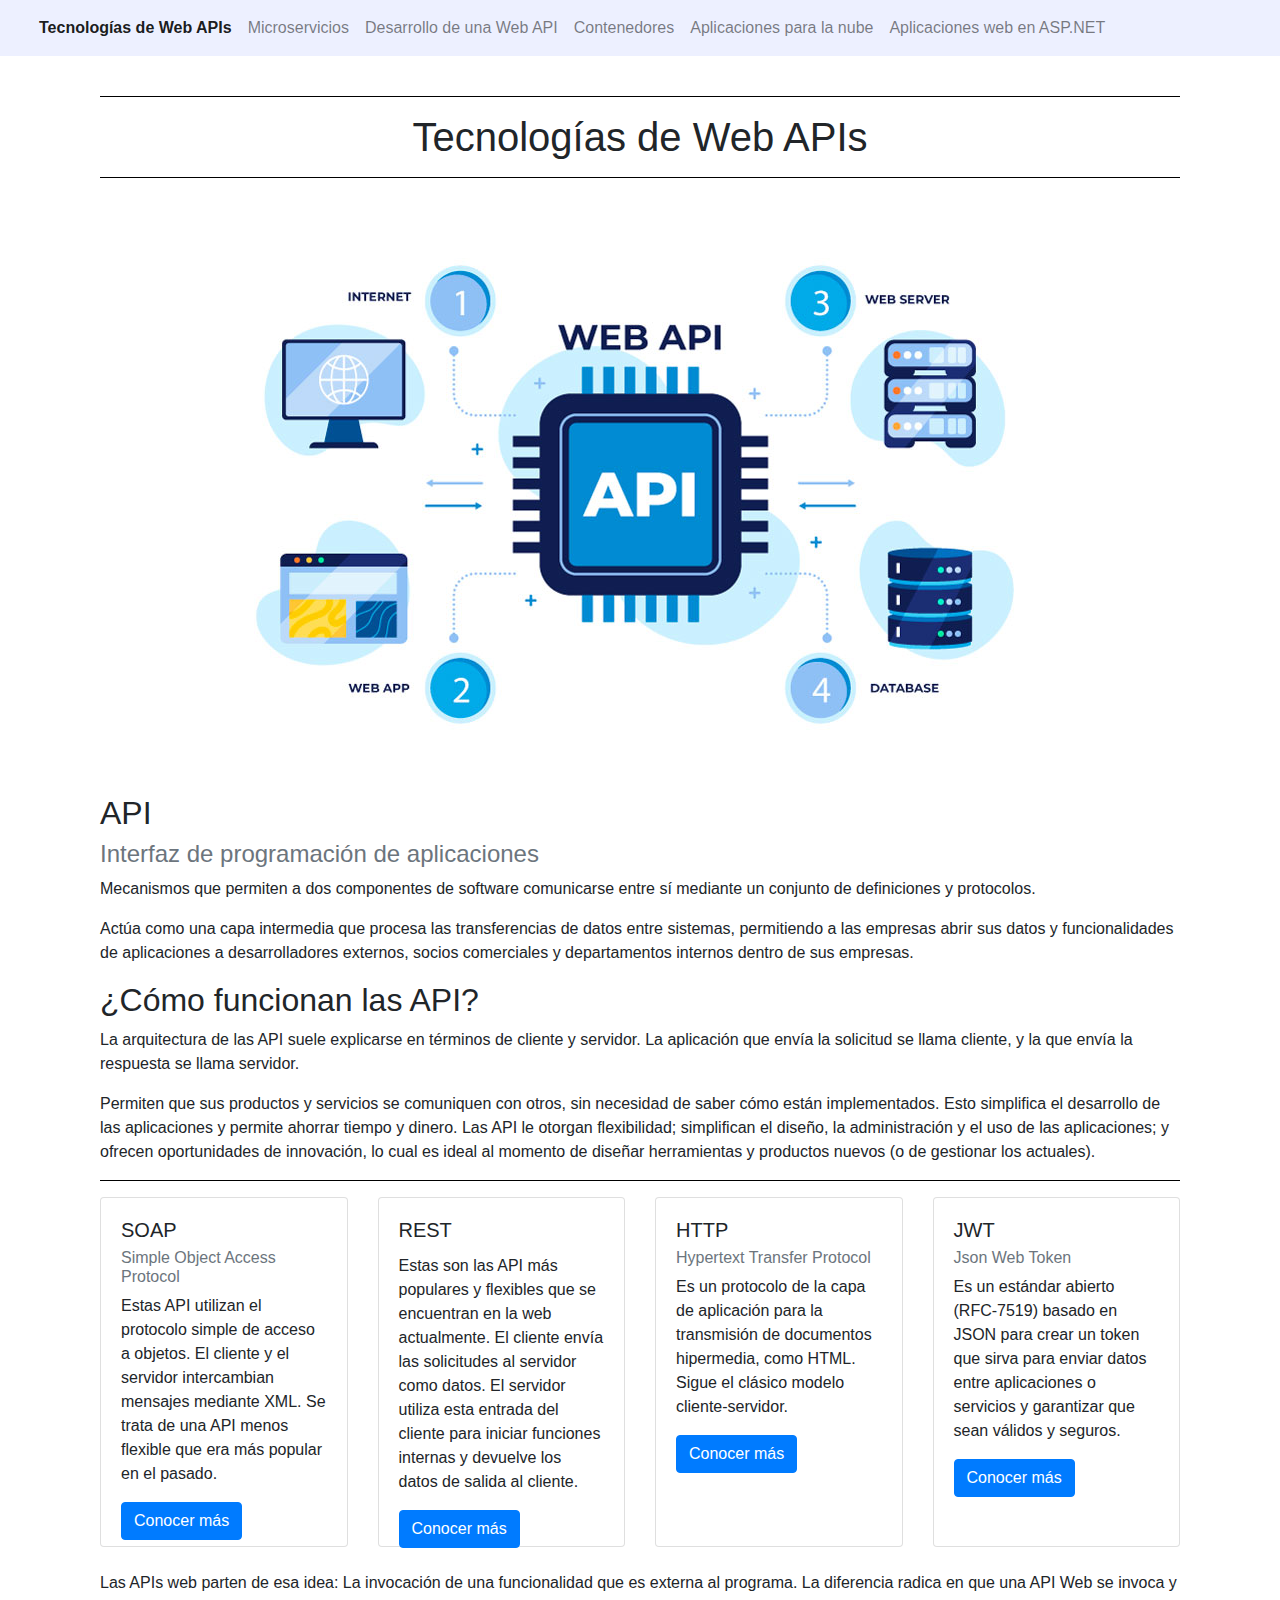
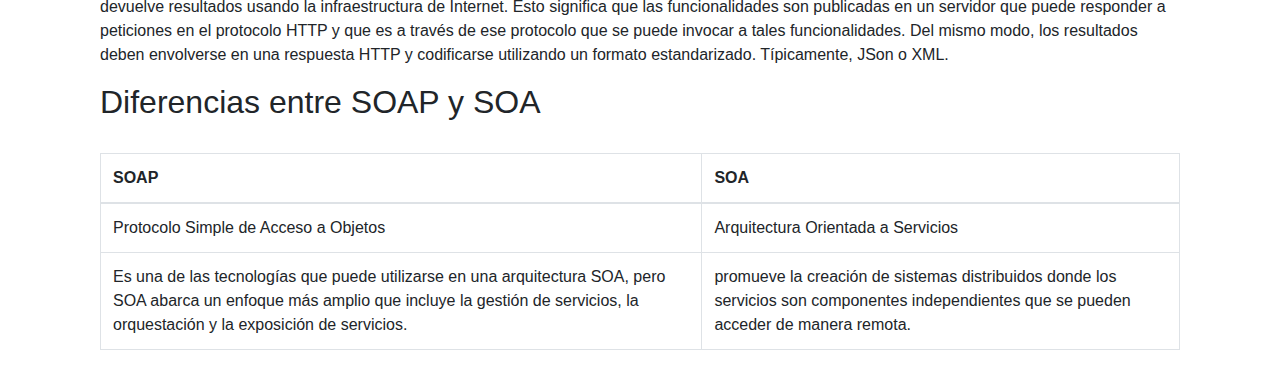
<file: index.html>
<!DOCTYPE html>
<html lang="en">
<head>
    <meta charset="UTF-8">
    <meta name="viewport" content="width=device-width, initial-scale=1.0">
    <link rel="stylesheet" href="https://cdn.jsdelivr.net/npm/bootstrap@4.3.1/dist/css/bootstrap.min.css" integrity="sha384-ggOyR0iXCbMQv3Xipma34MD+dH/1fQ784/j6cY/iJTQUOhcWr7x9JvoRxT2MZw1T" crossorigin="anonymous">
    <title>Tecnologías de Web APIs</title>
    <link rel="stylesheet" href="css/estilos.css">
</head>
<body>
    <nav class="navbar navbar-expand-lg navbar-light sticky-top">
        <div class="container-fluid">
          <div class="collapse navbar-collapse" id="navbarSupportedContent">
            <ul class="navbar-nav me-auto mb-2 mb-lg-0">
              <li class="nav-item">
                <a class="nav-link active" aria-current="page" href="#">Tecnologías de Web APIs</a>
              </li>
              <li class="nav-item">
                <a class="nav-link" href="microservicios.html">Microservicios </a>
              </li>
              <li class="nav-item">
                <a class="nav-link" href="DesWebAPI.html">Desarrollo de una Web API </a>
              </li>
              <li class="nav-item">
                <a class="nav-link" href="Contenedores.html">Contenedores </a>
              </li>
              <li class="nav-item">
                <a class="nav-link" href="AppsNube.html">Aplicaciones para la nube  </a>
              </li>
              <li class="nav-item">
                <a class="nav-link" href="AppsAspNet.html">Aplicaciones web en ASP.NET  </a>
              </li>
            </ul>
          </div>
        </div>
      </nav>


      <div class="body"><br>
      <hr><h1 class="text-center">Tecnologías de Web APIs</h1><hr>
      <div class="text-center"><img src="img/API.jpg" class="img-fluid" alt="API" ></div>
      <h2>API</h2>
      <h4 class="text-muted">Interfaz de programación de aplicaciones </h4>
      <p>Mecanismos que permiten a dos componentes de software comunicarse entre sí mediante un conjunto de definiciones y protocolos. </p>
      <p>Actúa como una capa intermedia que procesa las transferencias
        de datos entre sistemas, permitiendo a las empresas abrir sus datos y
        funcionalidades de aplicaciones a desarrolladores externos, socios
        comerciales y departamentos internos dentro de sus empresas.</p>
    <h2>¿Cómo funcionan las API?</h2>
    <p>La arquitectura de las API suele explicarse en términos de cliente y servidor. La aplicación que envía la solicitud se llama cliente, y la que envía la respuesta se llama servidor. </p>
    <p>Permiten que sus productos y servicios se comuniquen con otros, sin necesidad de saber cómo están implementados. Esto simplifica el desarrollo de las aplicaciones y permite ahorrar tiempo y dinero. Las API le otorgan flexibilidad; simplifican el diseño, la administración y el uso de las aplicaciones; y ofrecen oportunidades de innovación, lo cual es ideal al momento de diseñar herramientas y productos nuevos (o de gestionar los actuales).</p>


    <hr>
    <div class="row">
        <div class="col-sm-3">
          <div class="card c1">
            <div class="card-body">
                <h5 class="card-title">SOAP</h5>
                <h6 class="card-subtitle mb-2 text-muted">Simple Object Access Protocol</h6>
                <p class="card-text">Estas API utilizan el protocolo simple de acceso a objetos. El cliente y el servidor intercambian mensajes mediante XML. Se trata de una API menos flexible que era más popular en el pasado.</p>
                <a href="https://es.linkedin.com/pulse/soap-definici%C3%B3n-caracter%C3%ADsticas-usabilidad-beneficios-ojeda-montoya" class="btn btn-primary" target="_blank">Conocer más</a>
            </div>
          </div>
        </div>
        <div class="col-sm-3">
          <div class="card c1">
            <div class="card-body">
              <h5 class="card-title">REST</h5>
              <p class="card-text">Estas son las API más populares y flexibles que se encuentran en la web actualmente. El cliente envía las solicitudes al servidor como datos. El servidor utiliza esta entrada del cliente para iniciar funciones internas y devuelve los datos de salida al cliente.</p>
              <a href="https://www.redhat.com/es/topics/api/what-is-a-rest-api" class="btn btn-primary" target="_blank">Conocer más</a>
            </div>
          </div>
        </div>
        <div class="col-sm-3">
            <div class="card c1">
              <div class="card-body">
                <h5 class="card-title">HTTP</h5>
                <h6 class="card-subtitle mb-2 text-muted">Hypertext Transfer Protocol</h6>
                <p class="card-text">Es un protocolo de la capa de aplicación para la transmisión de documentos hipermedia, como HTML. Sigue el clásico modelo cliente-servidor.</p>
                <a href="https://www.cloudflare.com/es-es/learning/ddos/glossary/hypertext-transfer-protocol-http/" class="btn btn-primary" target="_blank">Conocer más</a>
            </div>
            </div>
          </div>
          <div class="col-sm-3">
            <div class="card c1">
              <div class="card-body">
                <h5 class="card-title">JWT</h5>
                <h6 class="card-subtitle mb-2 text-muted">Json Web Token</h6>
                <p class="card-text">Es un estándar abierto (RFC-7519) basado en JSON para crear un token que sirva para enviar datos entre aplicaciones o servicios y garantizar que sean válidos y seguros.</p>
                <a href="https://platzi.com/blog/introduccion-json-web-tokens/" class="btn btn-primary" target="_blank">Conocer más</a>
              </div>
            </div>
          </div>
      </div>
      <br>

      <p>Las APIs web parten de esa idea: La invocación de una funcionalidad que es externa al programa. La diferencia radica en que una API Web se invoca y devuelve resultados usando la infraestructura de Internet. Esto significa que las funcionalidades son publicadas en un servidor que puede responder a peticiones en el protocolo HTTP y que es a través de ese protocolo que se puede invocar a tales funcionalidades. Del mismo modo, los resultados deben envolverse en una respuesta HTTP y codificarse utilizando un formato estandarizado. Típicamente, JSon o XML.</p>
      <h2>Diferencias entre SOAP y SOA</h2><br>
    <table class="table table-bordered">
      <thead>
        <tr>
          <th scope="col">SOAP</th>
          <th scope="col">SOA</th>
        </tr>
      </thead>
      <tbody>
        <tr>
          <td>Protocolo Simple de Acceso a Objetos</td>
            <td>Arquitectura Orientada a Servicios</td>
        </tr>
        <tr>
          <td>Es una de las tecnologías que puede utilizarse en una arquitectura SOA, pero SOA abarca un enfoque más amplio que incluye la gestión de servicios, la orquestación y la exposición de servicios.</td>
            <td> promueve la creación de sistemas distribuidos donde los servicios son componentes independientes que se pueden acceder de manera remota.</td>
        </tr>
      </tbody>
    </table>
    </div>
</body>
</html>
</file>
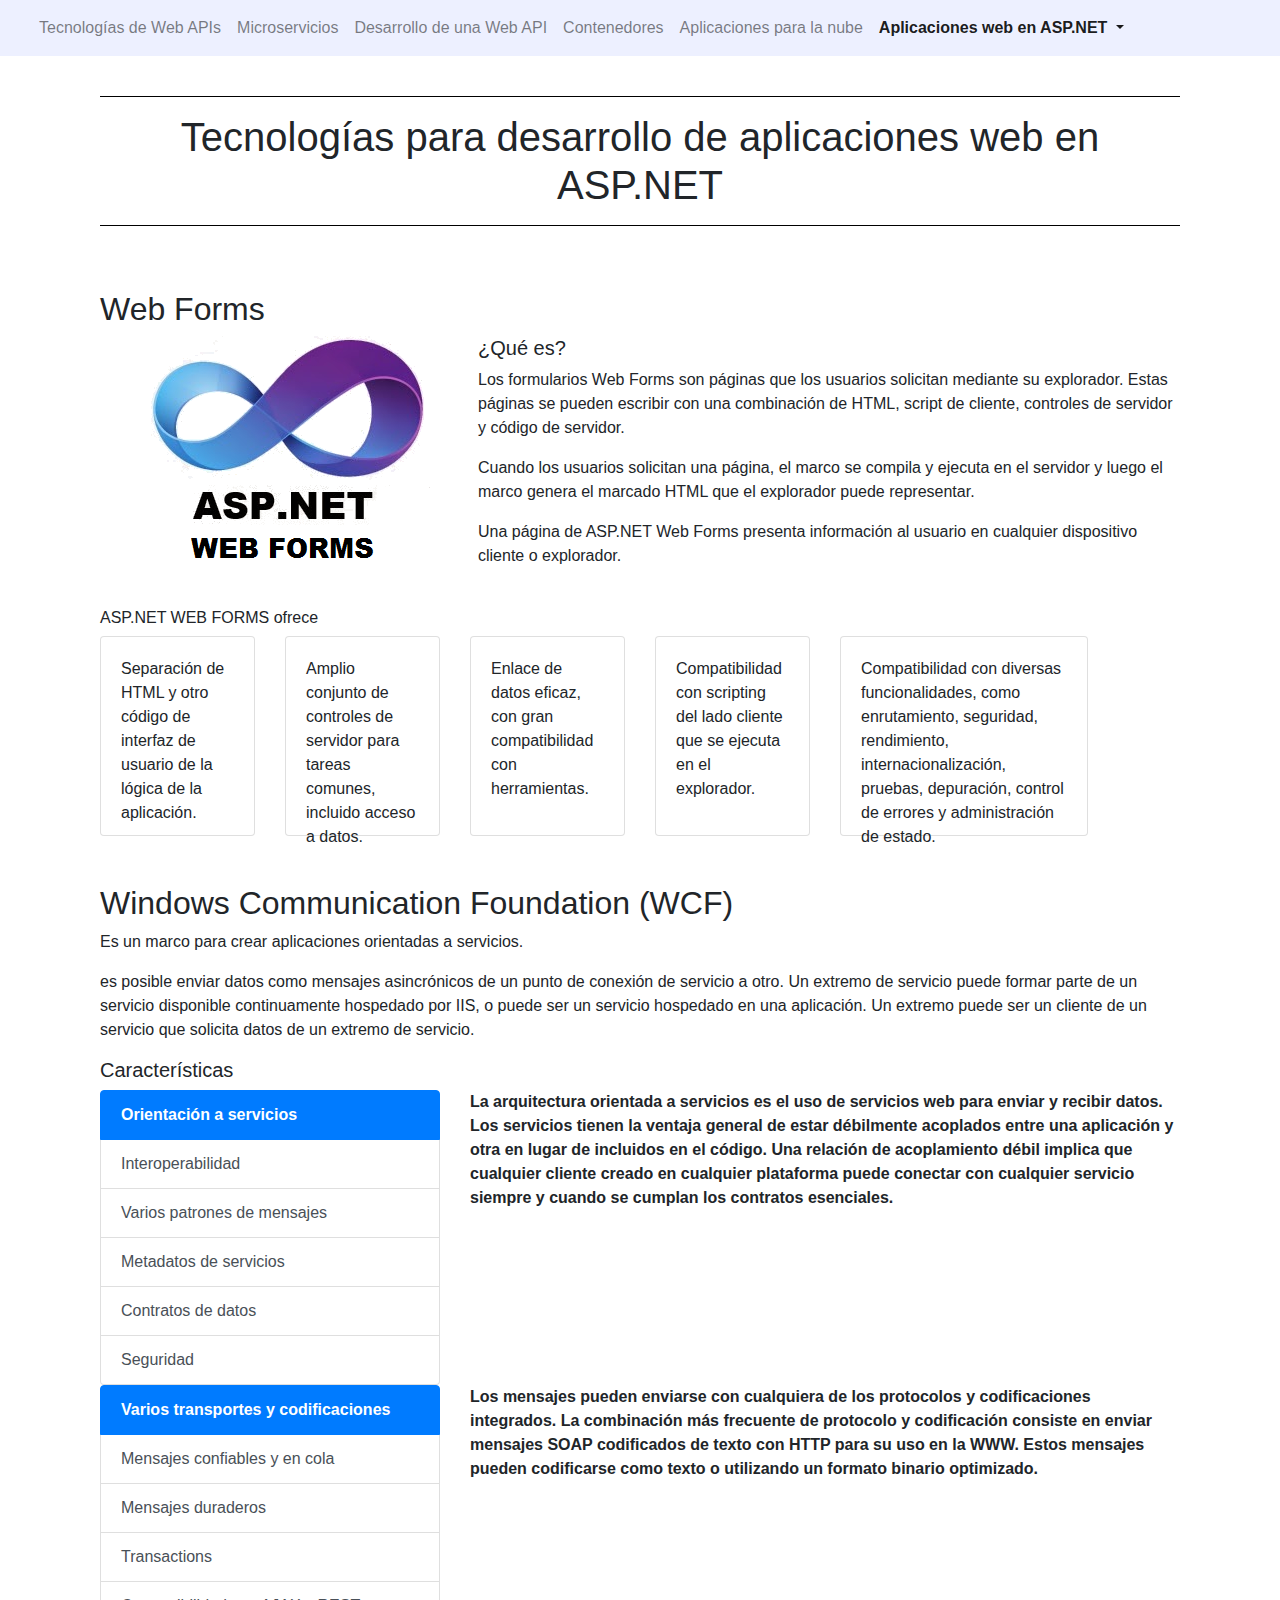
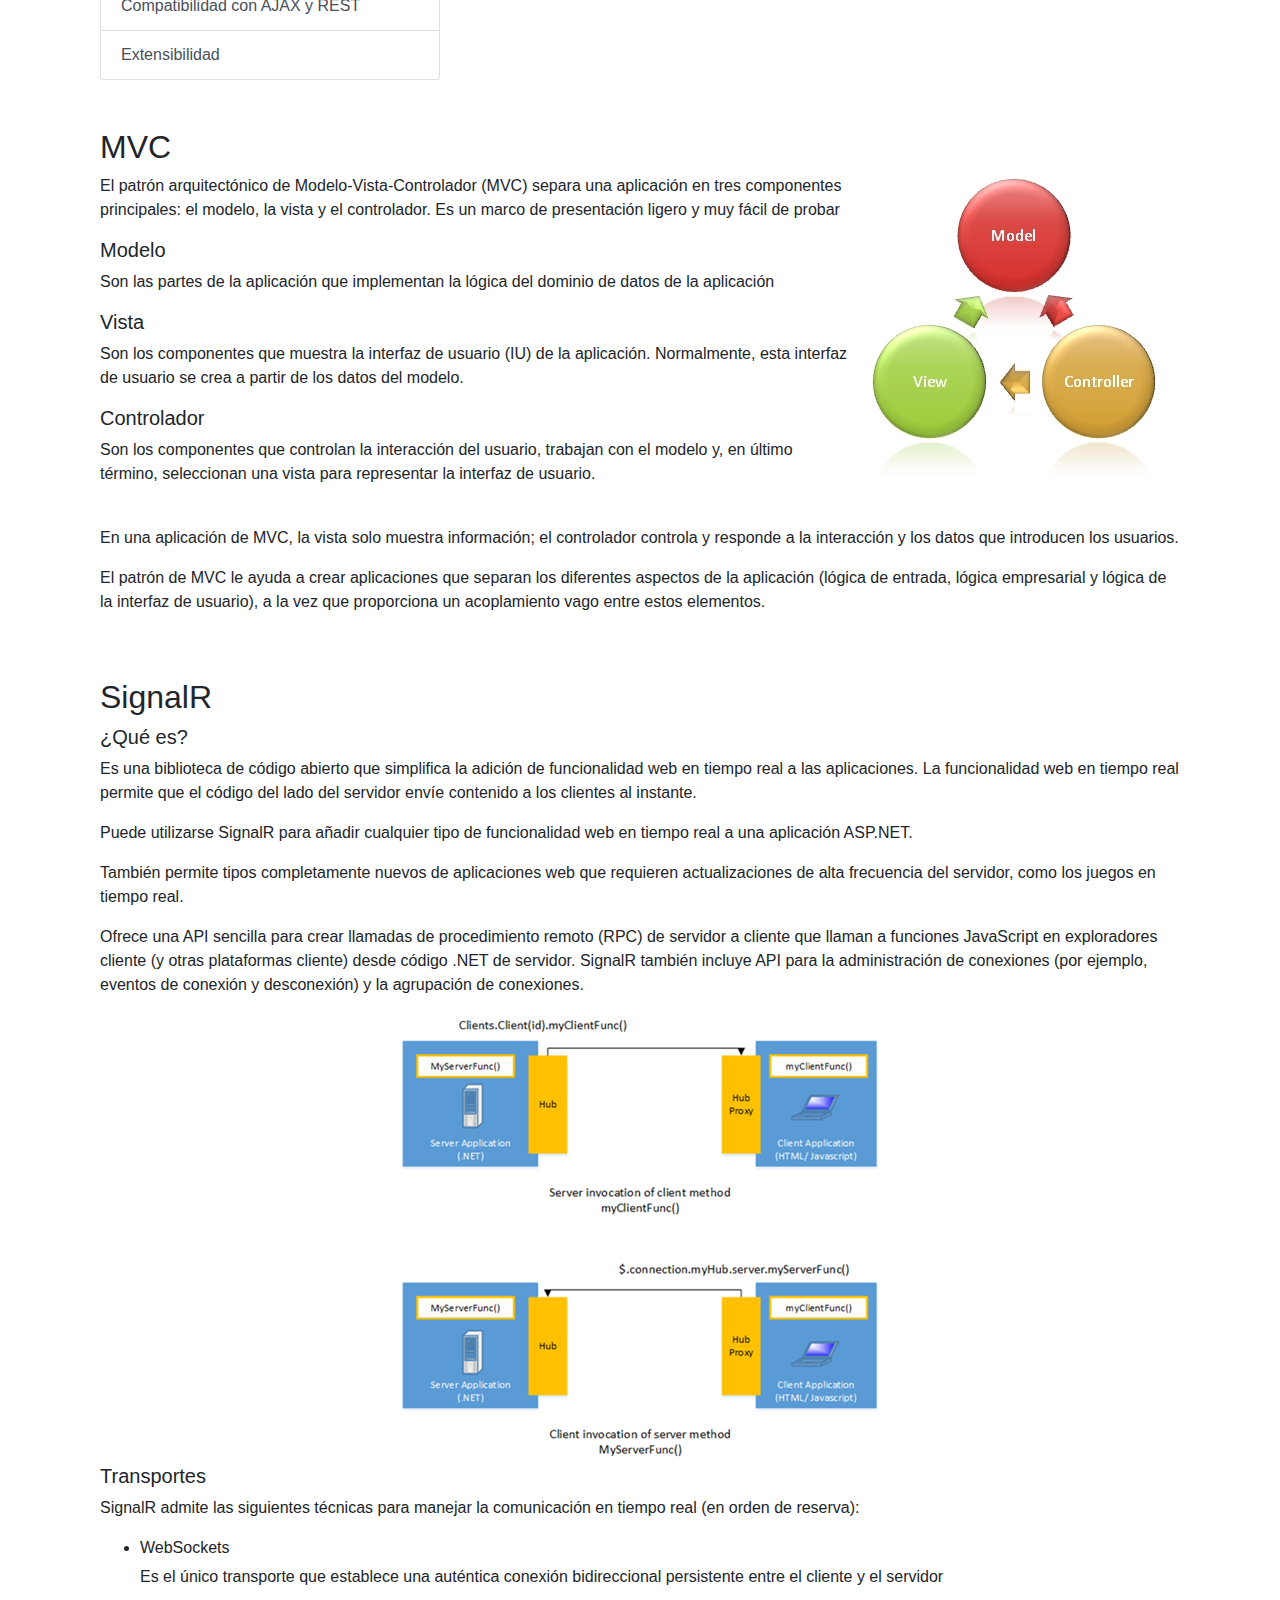
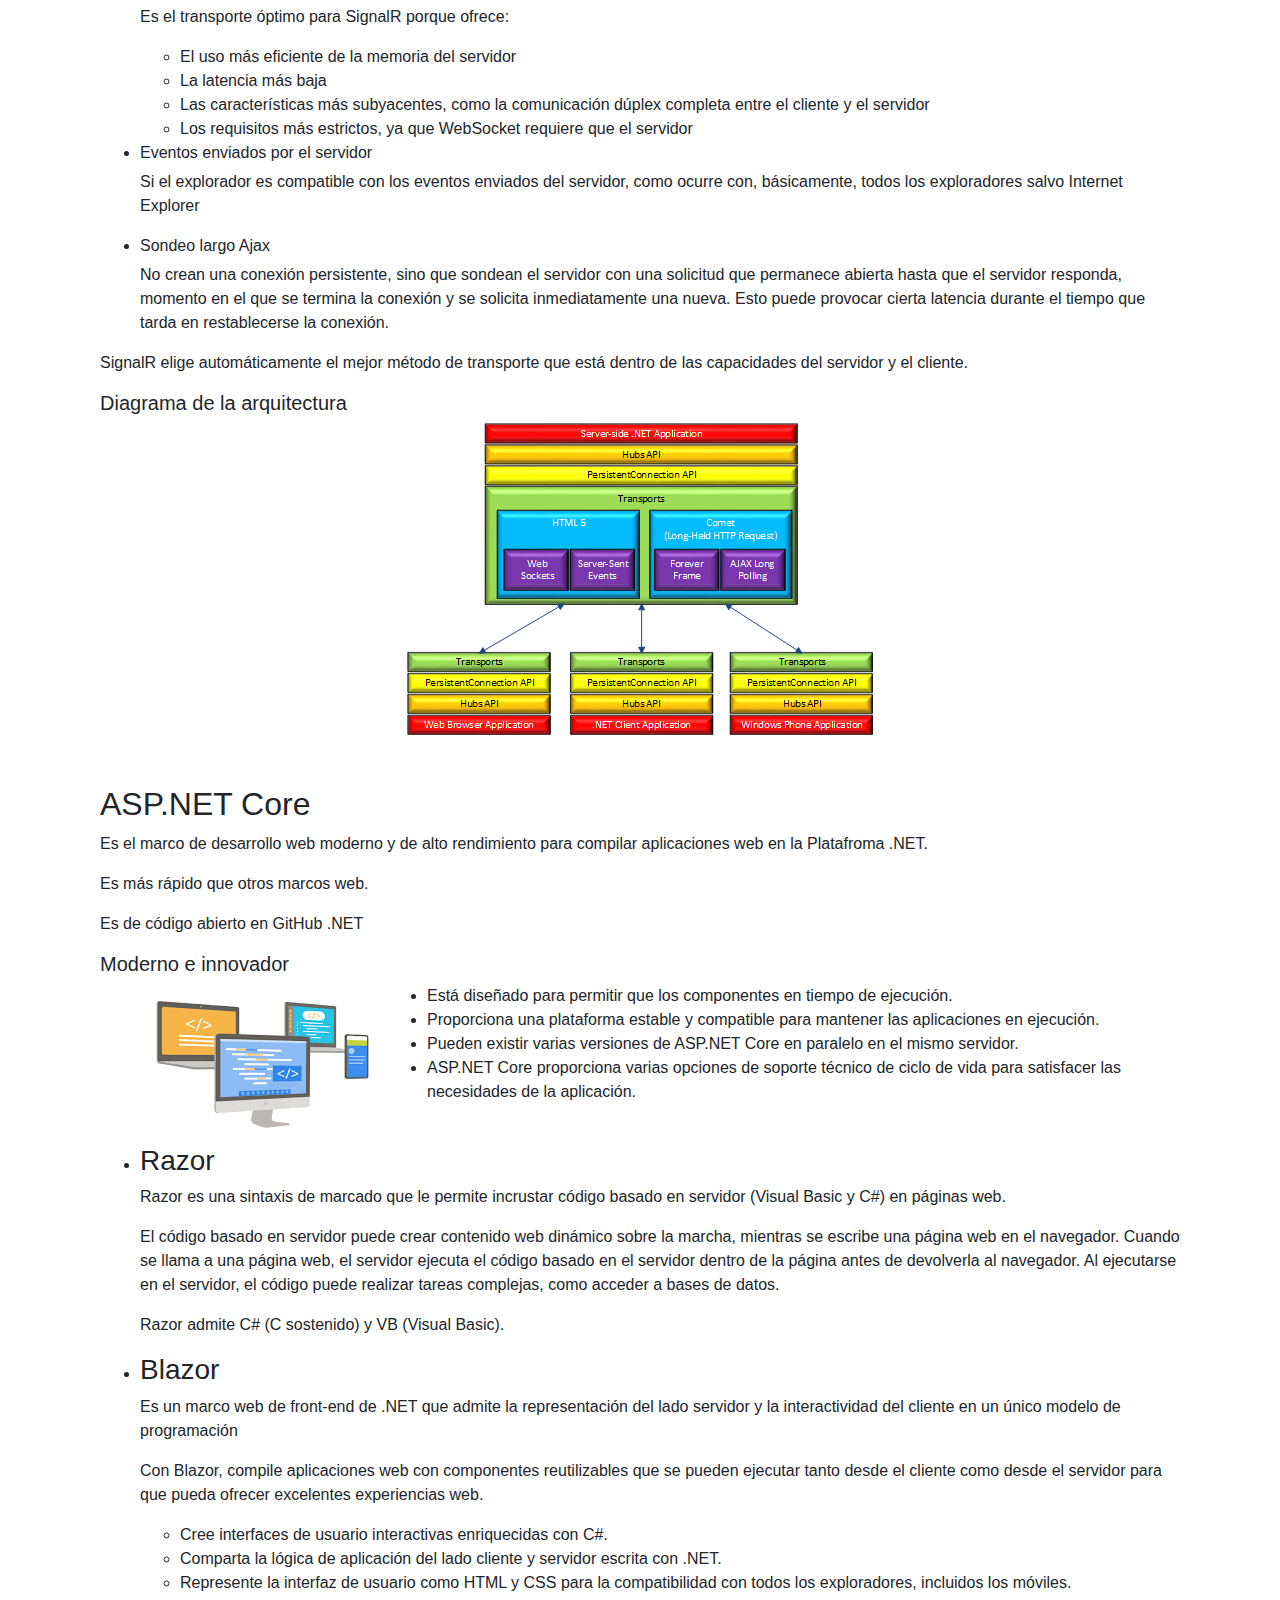
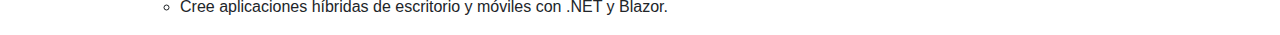
<file: AppsAspNet.html>
<!DOCTYPE html>
<html lang="en">
<head>
    <meta charset="UTF-8">
    <meta name="viewport" content="width=device-width, initial-scale=1.0">
    <link rel="stylesheet" href="https://cdn.jsdelivr.net/npm/bootstrap@4.3.1/dist/css/bootstrap.min.css" integrity="sha384-ggOyR0iXCbMQv3Xipma34MD+dH/1fQ784/j6cY/iJTQUOhcWr7x9JvoRxT2MZw1T" crossorigin="anonymous">
    <script src="https://code.jquery.com/jquery-3.3.1.slim.min.js" integrity="sha384-q8i/X+965DzO0rT7abK41JStQIAqVgRVzpbzo5smXKp4YfRvH+8abtTE1Pi6jizo" crossorigin="anonymous"></script>
    <script src="https://cdn.jsdelivr.net/npm/popper.js@1.14.7/dist/umd/popper.min.js" integrity="sha384-UO2eT0CpHqdSJQ6hJty5KVphtPhzWj9WO1clHTMGa3JDZwrnQq4sF86dIHNDz0W1" crossorigin="anonymous"></script>
    <script src="https://cdn.jsdelivr.net/npm/bootstrap@4.3.1/dist/js/bootstrap.min.js" integrity="sha384-JjSmVgyd0p3pXB1rRibZUAYoIIy6OrQ6VrjIEaFf/nJGzIxFDsf4x0xIM+B07jRM" crossorigin="anonymous"></script>
    <title>Tecnologías para desarrollo de aplicaciones web en ASP.NET
      </title>
    <link rel="stylesheet" href="css/estilos.css">
</head>
<body>
    <nav class="navbar navbar-expand-lg navbar-light sticky-top">
        <div class="container-fluid">
          <div class="collapse navbar-collapse" id="navbarSupportedContent">
            <ul class="navbar-nav me-auto mb-2 mb-lg-0">
              <li class="nav-item">
                <a class="nav-link" href="index.html">Tecnologías de Web APIs</a>
              </li>
              <li class="nav-item">
                <a class="nav-link" href="microservicios.html">Microservicios </a>
              </li>
              <li class="nav-item">
                <a class="nav-link" href="DesWebAPI.html">Desarrollo de una Web API </a>
              </li>
              <li class="nav-item">
                <a class="nav-link" href="Contenedores.html">Contenedores </a>
              </li>
              <li class="nav-item">
                <a class="nav-link" href="AppsNube.html">Aplicaciones para la nube  </a>
              </li>
              <li class="nav-item">
                <div class="dropdown">
                  <a class="nav-link active tn dropdown-toggle" aria-current="page" href="AppsAspNet.html" role="button" id="dropdownMenuLink" data-toggle="dropdown" aria-haspopup="true" aria-expanded="false">Aplicaciones web en ASP.NET  </a>
                  <div class="dropdown-menu" aria-labelledby="dropdownMenuButton">
                    <a class="dropdown-item" href="#WebForms">Web Forms</a>
                    <a class="dropdown-item" href="#WCF">WCF</a>
                    <a class="dropdown-item" href="#MVC">MVC</a>
                    <a class="dropdown-item" href="#SignalR">SignalR</a>
                    <a class="dropdown-item" href="#NETCore">ASP.NET Core</a>
                  </div>
                </div>
              </li>
            </ul>
          </div>
        </div>
      </nav>

      <div class="body"><br>
        <hr><h1 class="text-center">Tecnologías para desarrollo de aplicaciones web en ASP.NET</h1><hr>
        <div id="WebForms"><br><br></div>
        <h2 >Web Forms</h2>
        <img src="img/WebForms.png" alt="WebForms" class="float-left">
        <h5>¿Qué es?</h5>
        <p>Los formularios Web Forms son páginas que los usuarios solicitan mediante su explorador. Estas páginas se pueden escribir con una combinación de HTML, script de cliente, controles de servidor y código de servidor.</p>
        <p>Cuando los usuarios solicitan una página, el marco se compila y ejecuta en el servidor y luego el marco genera el marcado HTML que el explorador puede representar.</p>
        <p>Una página de ASP.NET Web Forms presenta información al usuario en cualquier dispositivo cliente o explorador.</p>
        <br><h6>ASP.NET WEB FORMS ofrece</h6>
        <div class="row">
          <div class="col-sm-2">
            <div class="card c2">
              <div class="card-body">
                  <p class="card-text">Separación de HTML y otro código de interfaz de usuario de la lógica de la aplicación.</p>
              </div>
            </div>
          </div>
          <div class="col-sm-2">
            <div class="card c2">
              <div class="card-body">
                <p class="card-text">Amplio conjunto de controles de servidor para tareas comunes, incluido acceso a datos.</p>
              </div>
            </div>
          </div>
          <div class="col-sm-2">
              <div class="card c2">
                <div class="card-body">
                  <p class="card-text">Enlace de datos eficaz, con gran compatibilidad con herramientas.</p>
                </div>
              </div>
            </div>
            <div class="col-sm-2">
              <div class="card c2">
                <div class="card-body">
                  <p class="card-text">Compatibilidad con scripting del lado cliente que se ejecuta en el explorador.</p>
                </div>
              </div>
            </div>
            <div class="col-sm-3">
              <div class="card c2">
                <div class="card-body">
                  <p class="card-text">Compatibilidad con diversas funcionalidades,
                    como enrutamiento, seguridad, rendimiento,
                    internacionalización, pruebas, depuración,
                    control de errores y administración de estado.</p>
                </div>
              </div>
            </div>
        </div>


        <div id="WCF"><br><br></div>
        <h2 >Windows Communication Foundation (WCF)</h2>
        <p>Es un marco para crear aplicaciones orientadas a servicios.</p>
        <p>es posible enviar datos como mensajes asincrónicos de un punto de conexión de servicio a otro. Un extremo de servicio puede formar parte de un servicio disponible continuamente hospedado por IIS, o puede ser un servicio hospedado en una aplicación. Un extremo puede ser un cliente de un servicio que solicita datos de un extremo de servicio.</p>
        <h5>Características</h5>
        <div class="row">
          <div class="col-4">
            <div class="list-group" id="list-tab" role="tablist">
              <a class="list-group-item list-group-item-action active" id="l-1-list" data-toggle="list" href="#l-1" role="tab" aria-controls="home">Orientación a servicios</a>
              <a class="list-group-item list-group-item-action" id="l-2-list" data-toggle="list" href="#l-2" role="tab" aria-controls="profile">Interoperabilidad</a>
              <a class="list-group-item list-group-item-action" id="l-3-list" data-toggle="list" href="#l-3" role="tab" aria-controls="messages">Varios patrones de mensajes</a>
              <a class="list-group-item list-group-item-action" id="l-4-list" data-toggle="list" href="#l-4" role="tab" aria-controls="settings">Metadatos de servicios</a>
              <a class="list-group-item list-group-item-action" id="l-5-list" data-toggle="list" href="#l-5" role="tab" aria-controls="settings">Contratos de datos</a>
              <a class="list-group-item list-group-item-action" id="l-6-list" data-toggle="list" href="#l-6" role="tab" aria-controls="settings">Seguridad</a>
            </div>
          </div>
          <div class="col-8">
            <div class="tab-content" id="nav-tabContent">
              <div class="tab-pane fade show active" id="l-1" role="tabpanel" aria-labelledby="l-1-list">La arquitectura orientada a servicios es el uso de servicios web para enviar y recibir datos. Los servicios tienen la ventaja general de estar débilmente acoplados entre una aplicación y otra en lugar de incluidos en el código. Una relación de acoplamiento débil implica que cualquier cliente creado en cualquier plataforma puede conectar con cualquier servicio siempre y cuando se cumplan los contratos esenciales.</div>
              <div class="tab-pane fade" id="l-2" role="tabpanel" aria-labelledby="l-2-list">WCF implementa estándares del sector modernos para la interoperabilidad de los servicios web. Para obtener más información sobre los estándares admitidos, consulte <a href="https://learn.microsoft.com/es-es/dotnet/framework/wcf/feature-details/interoperability-and-integration" target="_blank">Interoperabilidad e integración.</a></div>
              <div class="tab-pane fade" id="l-3" role="tabpanel" aria-labelledby="l-3-list">Los mensajes se intercambian mediante uno de los distintos patrones. El más común es el de solicitud/respuesta, en que un extremo solicita datos de otro extremo. y el otro extremo responde. Existen otros patrones, como un mensaje unidireccional, en que un único extremo envía un mensaje sin esperar ninguna respuesta. Un patrón más complejo es el patrón de intercambio dúplex donde dos extremos establecen una conexión y envían datos hacia delante y hacia atrás, similar a un programa de mensajería instantánea.</div>
              <div class="tab-pane fade" id="l-4" role="tabpanel" aria-labelledby="4-list">WCF admite la publicación de metadatos de servicios con los formatos especificados en los estándares de la industria, como WSDL, Esquema XML y WS-Policy. Estos metadatos pueden utilizarse para generar y configurar clientes de forma automática para el acceso a los servicios de WCF. Los metadatos se pueden publicar sobre HTTP y HTTPS, o utilizando el estándar Intercambio de metadatos de servicios web.</div>
              <div class="tab-pane fade" id="l-5" role="tabpanel" aria-labelledby="l-5-list">Dado que WCF se compila con NET Framework, también incluye métodos con código sencillo para proporcionar los contratos que quiere aplicar. Básicamente, mientras se escribe el código del servicio usando Visual C# o Visual Basic, la forma más sencilla de controlar los datos consiste en crear clases que representan una entidad de datos con propiedades que pertenecen a la misma. WCF incluye un completo sistema para trabajar con datos de esta manera fácil. Cuando se han creado las clases que representan los datos, el servicio genera automáticamente los metadatos que permiten a los clientes ajustarse a los tipos de datos que se han diseñado.</div>    
              <div class="tab-pane fade" id="l-6" role="tabpanel" aria-labelledby="l-6-list">Es posible cifrar los mensajes para proteger la privacidad, así como obligar a los usuarios a que se autentiquen antes de permitirles recibir mensajes. </div>    
            </div>
          </div>
        </div>

        <div class="row">
          <div class="col-4">
            <div class="list-group" id="list-tab" role="tablist">
              <a class="list-group-item list-group-item-action active" id="l-7-list" data-toggle="list" href="#l-7" role="tab" aria-controls="settings">Varios transportes y codificaciones</a>
              <a class="list-group-item list-group-item-action" id="l-8-list" data-toggle="list" href="#l-8" role="tab" aria-controls="settings">Mensajes confiables y en cola</a>
              <a class="list-group-item list-group-item-action" id="l-9-list" data-toggle="list" href="#l-9" role="tab" aria-controls="settings">Mensajes duraderos</a>
              <a class="list-group-item list-group-item-action" id="l-10-list" data-toggle="list" href="#l-10" role="tab" aria-controls="settings">Transactions</a>
              <a class="list-group-item list-group-item-action" id="l-11-list" data-toggle="list" href="#l-11" role="tab" aria-controls="settings">Compatibilidad con AJAX y REST</a>
              <a class="list-group-item list-group-item-action" id="l-12-list" data-toggle="list" href="#l-12" role="tab" aria-controls="settings">Extensibilidad</a>
            </div>
          </div>
          <div class="col-8">
            <div class="tab-content" id="nav-tabContent">
              <div class="tab-pane fade show active" id="l-7" role="tabpanel" aria-labelledby="l-7-list">Los mensajes pueden enviarse con cualquiera de los protocolos y codificaciones integrados. La combinación más frecuente de protocolo y codificación consiste en enviar mensajes SOAP codificados de texto con HTTP para su uso en la WWW. Estos mensajes pueden codificarse como texto o utilizando un formato binario optimizado.</div>
              <div class="tab-pane fade" id="l-8" role="tabpanel" aria-labelledby="l-8-list">WCF admite el intercambio de mensajes confiable mediante sesiones confiables implementadas a través de mensajes de confianza de WS y con MSMQ. </div>
              <div class="tab-pane fade" id="l-9" role="tabpanel" aria-labelledby="l-9-list">Un mensaje duradero es aquel que nunca se pierde debido a una interrupción de la comunicación. Los mensajes que forman parte de un patrón de mensajes duraderos siempre se guardan en una base de datos.</div>
              <div class="tab-pane fade" id="l-10" role="tabpanel" aria-labelledby="l-10-list">WCF también admite las transacciones que usan uno de los tres modelos de transacción: las transacciones WS-Atomic, las API del espacio de nombres System.Transactions y el Coordinador de transacciones distribuidas de Microsoft.</div>
              <div class="tab-pane fade" id="l-11" role="tabpanel" aria-labelledby="l-11-list">REST es un ejemplo de una tecnología de la Web 2.0 en evolución. WCF se puede configurar para procesar datos XML "sin formato" que no se encapsulan en una envoltura SOAP. WCF también se puede extender para admitir formatos XML concretos, como ATOM (un estándar popular de RSS), e incluso formatos no XML, como la notación de objetos JavaScript (JSON).</div>
              <div class="tab-pane fade" id="l-12" role="tabpanel" aria-labelledby="l-12-list">Si se necesita una función adicional, existen una serie de puntos de entrada que le permiten personalizar el comportamiento de un servicio. </div>
            </div>
          </div>
        </div>

        <div id="MVC"><br><br></div>
        <h2>MVC</h2>
        <div class="text-center rounded float-right"><img src="img/MVC.jpg" alt="MVC"></div>
        <p>El patrón arquitectónico de Modelo-Vista-Controlador (MVC) separa una aplicación en tres componentes principales: el modelo, la vista y el controlador. Es un marco de presentación ligero y muy fácil de probar</p>
        <h5>Modelo</h5>
        <p>Son las partes de la aplicación que implementan la lógica del dominio de datos de la aplicación</p>
        <h5>Vista</h5>
        <p>Son los componentes que muestra la interfaz de usuario (IU) de la aplicación. Normalmente, esta interfaz de usuario se crea a partir de los datos del modelo.</p>
        <h5>Controlador</h5>
        <p>Son los componentes que controlan la interacción del usuario, trabajan con el modelo y, en último término, seleccionan una vista para representar la interfaz de usuario.</p>
        <br><p>En una aplicación de MVC, la vista solo muestra información; el controlador controla y responde a la interacción y los datos que introducen los usuarios.</p>
        <p>El patrón de MVC le ayuda a crear aplicaciones que separan los diferentes aspectos de la aplicación (lógica de entrada, lógica empresarial y lógica de la interfaz de usuario), a la vez que proporciona un acoplamiento vago entre estos elementos. </p>


        <div id="SignalR"><br><br></div>
        <h2>SignalR</h2>
        <h5>¿Qué es?</h5>
        <p>Es una biblioteca de código abierto que simplifica la adición de funcionalidad web en tiempo real a las aplicaciones. La funcionalidad web en tiempo real permite que el código del lado del servidor envíe contenido a los clientes al instante.</p>
        <p>Puede utilizarse SignalR para añadir cualquier tipo de funcionalidad web en tiempo real a una aplicación ASP.NET. </p>
        <p>También permite tipos completamente nuevos de aplicaciones web que requieren actualizaciones de alta frecuencia del servidor, como los juegos en tiempo real.</p>
        <p>Ofrece una API sencilla para crear llamadas de procedimiento remoto (RPC) de servidor a cliente que llaman a funciones JavaScript en exploradores cliente (y otras plataformas cliente) desde código .NET de servidor. SignalR también incluye API para la administración de conexiones (por ejemplo, eventos de conexión y desconexión) y la agrupación de conexiones.</p>
        <div class="text-center"><img src="img/Signal R.png" alt="Signal R"></div>
        <h5>Transportes</h5>
        <p>SignalR admite las siguientes técnicas para manejar la comunicación en tiempo real (en orden de reserva):</p>
        <ul>
          <li>
            <h6>WebSockets</h6>
            <p>Es el único transporte que establece una auténtica conexión bidireccional persistente entre el cliente y el servidor</p>
            <p>Es el transporte óptimo para SignalR porque ofrece:</p>
            <ul>
                <li>El uso más eficiente de la memoria del servidor</li>
                <li>La latencia más baja</li>
                <li>Las características más subyacentes, como la comunicación dúplex completa entre el cliente y el servidor</li>
                <li>Los requisitos más estrictos, ya que WebSocket requiere que el servidor</li>
            </ul>
          </li>
          <li>
            <h6>Eventos enviados por el servidor</h6>
            <p>Si el explorador es compatible con los eventos enviados del servidor, como ocurre con, básicamente, todos los exploradores salvo Internet Explorer</p>
          </li>
          <li>
            <h6> Sondeo largo Ajax</h6>
             <p>No crean una conexión persistente, sino que sondean el servidor con una solicitud que permanece abierta hasta que el servidor responda, momento en el que se termina la conexión y se solicita inmediatamente una nueva. Esto puede provocar cierta latencia durante el tiempo que tarda en restablecerse la conexión.</p>
          </li>
        </ul>
        <p>SignalR elige automáticamente el mejor método de transporte que está dentro de las capacidades del servidor y el cliente.</p>
        <h5>Diagrama de la arquitectura</h5>
        <div class="text-center"><img src="img/diagrama.png" alt="Diagrama de la arquitectura"></div>

        <div id="NETCore"><br><br></div>
        <h2>ASP.NET Core</h2>
        <p>Es el marco de desarrollo web moderno y de alto rendimiento para compilar aplicaciones web en la Platafroma .NET.</p>
        <p>Es más rápido que otros marcos web.</p>
        <p>Es de código abierto en GitHub .NET</p>
        <h5>Moderno e innovador</h5>
        <img src="img/ASPNetCore.png" alt="ASP.NET Core" class="rounded float-left">
        <ul>
          <li>Está diseñado para permitir que los componentes en tiempo de ejecución.</li>
          <li>Proporciona una plataforma estable y compatible para mantener las aplicaciones en ejecución.</li>
          <li>Pueden existir varias versiones de ASP.NET Core en paralelo en el mismo servidor.</li>
          <li>ASP.NET Core proporciona varias opciones de soporte técnico de ciclo de vida para satisfacer las necesidades de la aplicación.</li>
        </ul>
        <br><ul>
          <li>
            <h3>Razor</h3>
            <p>Razor es una sintaxis de marcado que le permite incrustar código basado en servidor (Visual Basic y C#) en páginas web.</p>
            <p>El código basado en servidor puede crear contenido web dinámico sobre la marcha, mientras se escribe una página web en el navegador. Cuando se llama a una página web, el servidor ejecuta el código basado en el servidor dentro de la página antes de devolverla al navegador. Al ejecutarse en el servidor, el código puede realizar tareas complejas, como acceder a bases de datos.</p>
            <p>Razor admite C# (C sostenido) y VB (Visual Basic).</p>
          </li>
          <li>
            <h3>Blazor</h3>
            <p>Es un marco web de front-end de .NET que admite la representación del lado servidor y la interactividad del cliente en un único modelo de programación</p>
            <p>Con Blazor, compile aplicaciones web con componentes reutilizables que se pueden ejecutar tanto desde el cliente como desde el servidor para que pueda ofrecer excelentes experiencias web.</p>
            <ul>
              <li>Cree interfaces de usuario interactivas enriquecidas con C#.</li>
              <li>Comparta la lógica de aplicación del lado cliente y servidor escrita con .NET.</li>
              <li>Represente la interfaz de usuario como HTML y CSS para la compatibilidad con todos los exploradores, incluidos los móviles.</li>
              <li>Cree aplicaciones híbridas de escritorio y móviles con .NET y Blazor.</li>
            </ul>
          </li>
        </ul>
      </div>

</body>
</html>
</file>
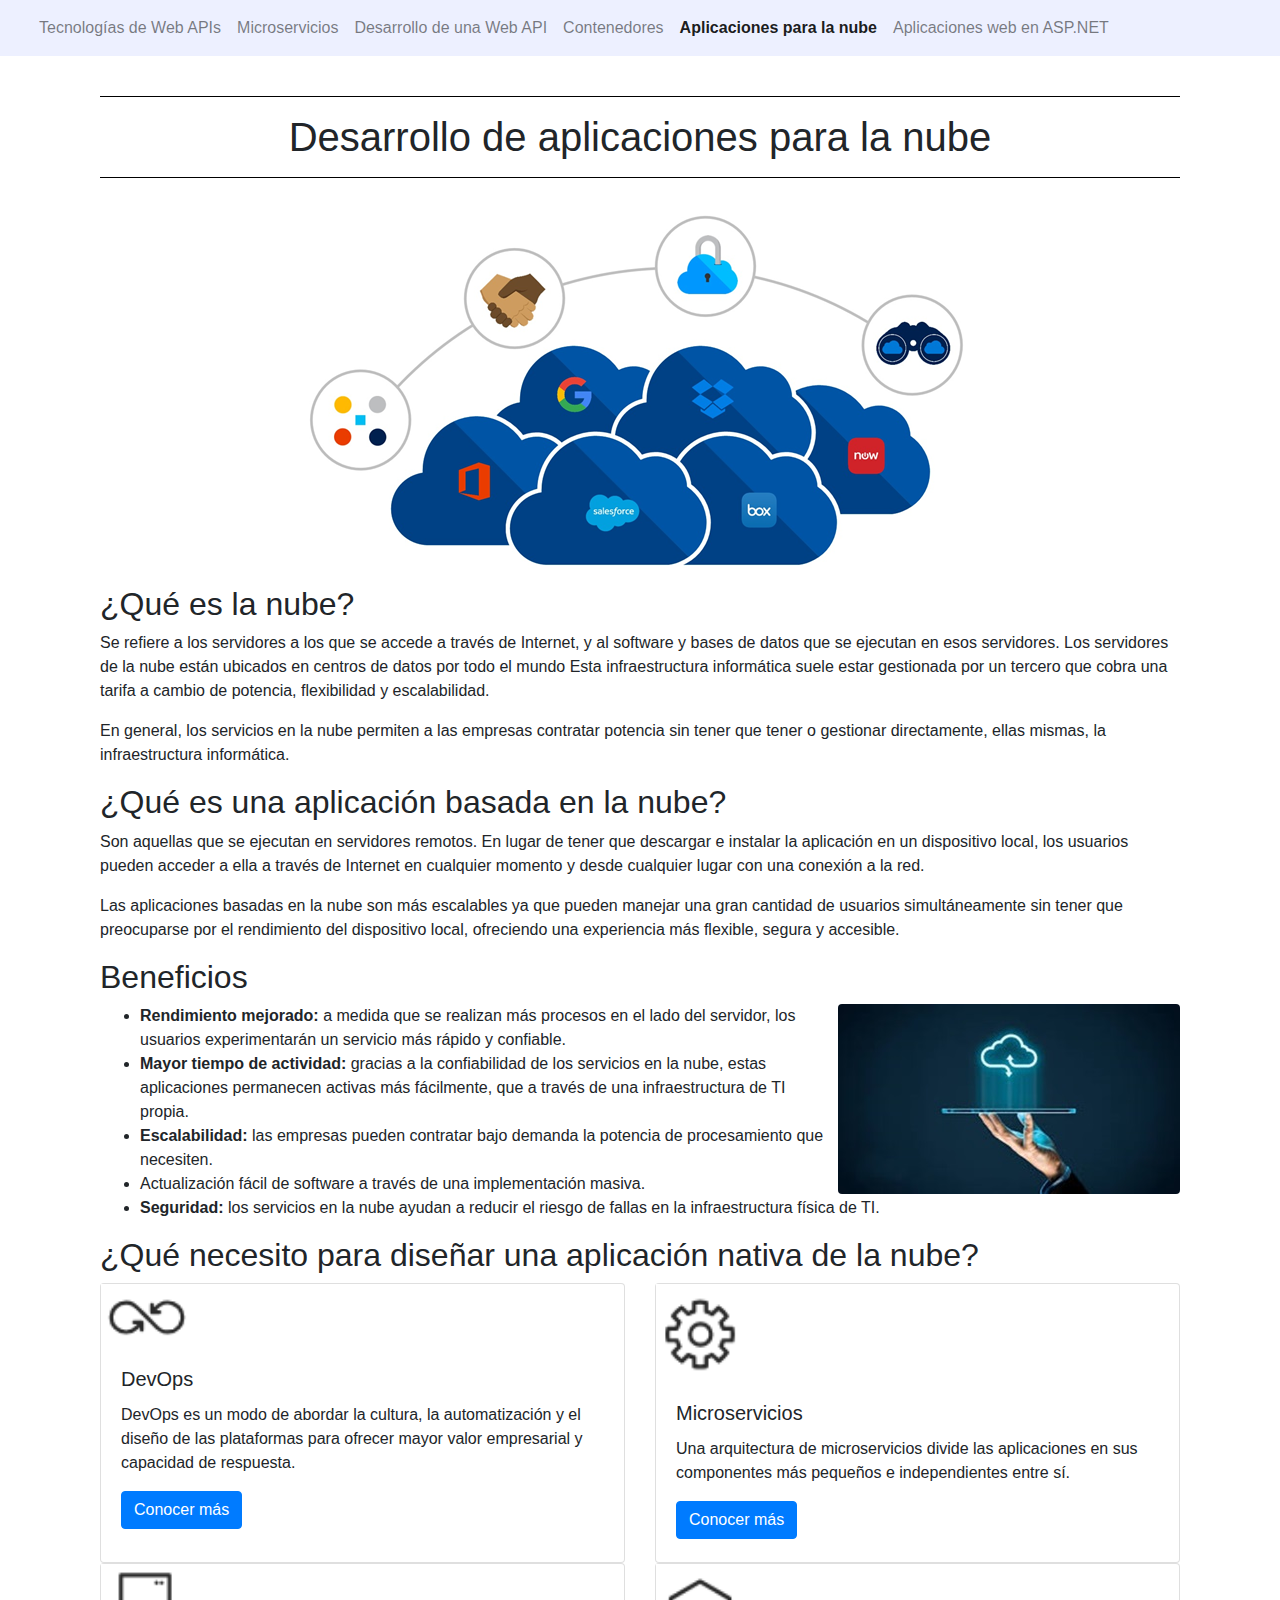
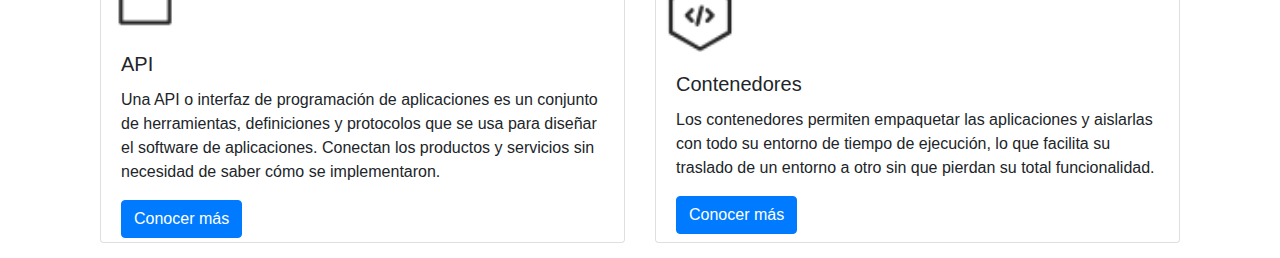
<file: AppsNube.html>
<!DOCTYPE html>
<html lang="en">
<head>
    <meta charset="UTF-8">
    <meta name="viewport" content="width=device-width, initial-scale=1.0">
    <link rel="stylesheet" href="https://cdn.jsdelivr.net/npm/bootstrap@4.3.1/dist/css/bootstrap.min.css" integrity="sha384-ggOyR0iXCbMQv3Xipma34MD+dH/1fQ784/j6cY/iJTQUOhcWr7x9JvoRxT2MZw1T" crossorigin="anonymous">
    <title>Aplicaciones para la nube</title>
    <link rel="stylesheet" href="css/estilos.css">
</head>
<body>
    <nav class="navbar navbar-expand-lg navbar-light sticky-top">
        <div class="container-fluid">
          <div class="collapse navbar-collapse" id="navbarSupportedContent">
            <ul class="navbar-nav me-auto mb-2 mb-lg-0">
              <li class="nav-item">
                <a class="nav-link" href="index.html">Tecnologías de Web APIs</a>
              </li>
              <li class="nav-item">
                <a class="nav-link" href="microservicios.html">Microservicios </a>
              </li>
              <li class="nav-item">
                <a class="nav-link" href="DesWebAPI.html">Desarrollo de una Web API </a>
              </li>
              <li class="nav-item">
                <a class="nav-link" href="Contenedores.html">Contenedores </a>
              </li>
              <li class="nav-item">
                <a class="nav-link active" aria-current="page" href="AppsNube.html">Aplicaciones para la nube  </a>
              </li>
              <li class="nav-item">
                <a class="nav-link" href="AppsAspNet.html">Aplicaciones web en ASP.NET  </a>
              </li>
            </ul>
          </div>
        </div>
      </nav>
      <div class="body"><br>
        <hr><h1 class="text-center">Desarrollo de aplicaciones para la nube</h1><hr>
        <div class="text-center"><img src="img/nube.png" alt=""></div>

        <h2>¿Qué es la nube?</h2>
        <p>Se refiere a los servidores a los que se accede a través de Internet, y al software y bases de datos que se ejecutan en esos servidores. Los servidores de la nube están ubicados en centros de datos por todo el mundo Esta infraestructura informática suele estar gestionada por un tercero que cobra una tarifa a cambio de potencia, flexibilidad y escalabilidad. </p>
        <p>En general, los servicios en la nube permiten a las empresas contratar potencia sin tener que tener o gestionar directamente, ellas mismas, la infraestructura informática. </p>

        <h2>¿Qué es una aplicación basada en la nube?</h2>
        <p>Son aquellas que se ejecutan en servidores remotos. En lugar de tener que descargar e instalar la aplicación en un dispositivo local, los usuarios pueden acceder a ella a través de Internet en cualquier momento y desde cualquier lugar con una conexión a la red.</p>
        <p>Las aplicaciones basadas en la nube son más escalables ya que pueden manejar una gran cantidad de usuarios simultáneamente sin tener que preocuparse por el rendimiento del dispositivo local, ofreciendo una experiencia más flexible, segura y accesible.</p>

        <h2>Beneficios</h2>
        <img src="img/nube2.jpg" alt="Nube y celular" class="rounded float-right">
        <ul>
          <li><b>Rendimiento mejorado:</b> a medida que se realizan más procesos en el lado del servidor, los usuarios experimentarán un servicio más rápido y confiable.</li>
          <li><b>Mayor tiempo de actividad:</b> gracias a la confiabilidad de los servicios en la nube, estas aplicaciones permanecen activas más fácilmente, que a través de una infraestructura de TI propia.</li>
          <li><b>Escalabilidad:</b> las empresas pueden contratar bajo demanda la potencia de procesamiento que necesiten.</li>
          <li>Actualización fácil de software a través de una implementación masiva.</li>
          <li><b>Seguridad:</b> los servicios en la nube ayudan a reducir el riesgo de fallas en la infraestructura física de TI.</li>
        </ul>

        <h2>¿Qué necesito para diseñar una aplicación nativa de la nube?</h2>
        <div class="row">
          <div class="col-sm-6">
            <div class="card c3">
              <img src="img/DevOps.png" alt="Card image cap" width="90px">
              <div class="card-body">
                  <h5 class="card-title">DevOps</h5>
                  <p class="card-text">DevOps es un modo de abordar la cultura, la automatización y el diseño de las plataformas para ofrecer mayor valor empresarial y capacidad de respuesta.</p>
                  <a href="https://www.redhat.com/es/topics/devops" class="btn btn-primary">Conocer más</a>
              </div>
            </div>
          </div>
          <div class="col-sm-6">
            <div class="card c3">
              <img src="img/Microservicios.png" alt="Microservicios" width="90px">
              <div class="card-body">
                <h5 class="card-title">Microservicios</h5>
                <p class="card-text">Una arquitectura de microservicios divide las aplicaciones en sus componentes más pequeños e independientes entre sí.</p>
                <a href="microservicios.html" class="btn btn-primary">Conocer más</a>
              </div>
            </div>
          </div>
          <div class="col-sm-6">
              <div class="card c3">
                <img src="img/API.png" alt="API" width="90px">
                <div class="card-body">
                  <h5 class="card-title">API</h5>
                  <p class="card-text">Una API o interfaz de programación de aplicaciones es un conjunto de herramientas, definiciones y protocolos que se usa para diseñar el software de aplicaciones. Conectan los productos y servicios sin necesidad de saber cómo se implementaron.</p>
                  <a href="DesWebAPI.html" class="btn btn-primary">Conocer más</a>
              </div>
              </div>
            </div>
            <div class="col-sm-6">
              <div class="card c3">
                <img src="img/Contenedores.png" alt="Contenedores" width="90px">
                <div class="card-body">
                  <h5 class="card-title">Contenedores</h5>
                  <p class="card-text">Los contenedores permiten empaquetar las aplicaciones y aislarlas con todo su entorno de tiempo de ejecución, lo que facilita su traslado de un entorno a otro sin que pierdan su total funcionalidad.</p>
                  <a href="Contenedores.html" class="btn btn-primary">Conocer más</a>
                </div>
              </div>
            </div>
        </div>
      </div>
</body>
</html>
</file>
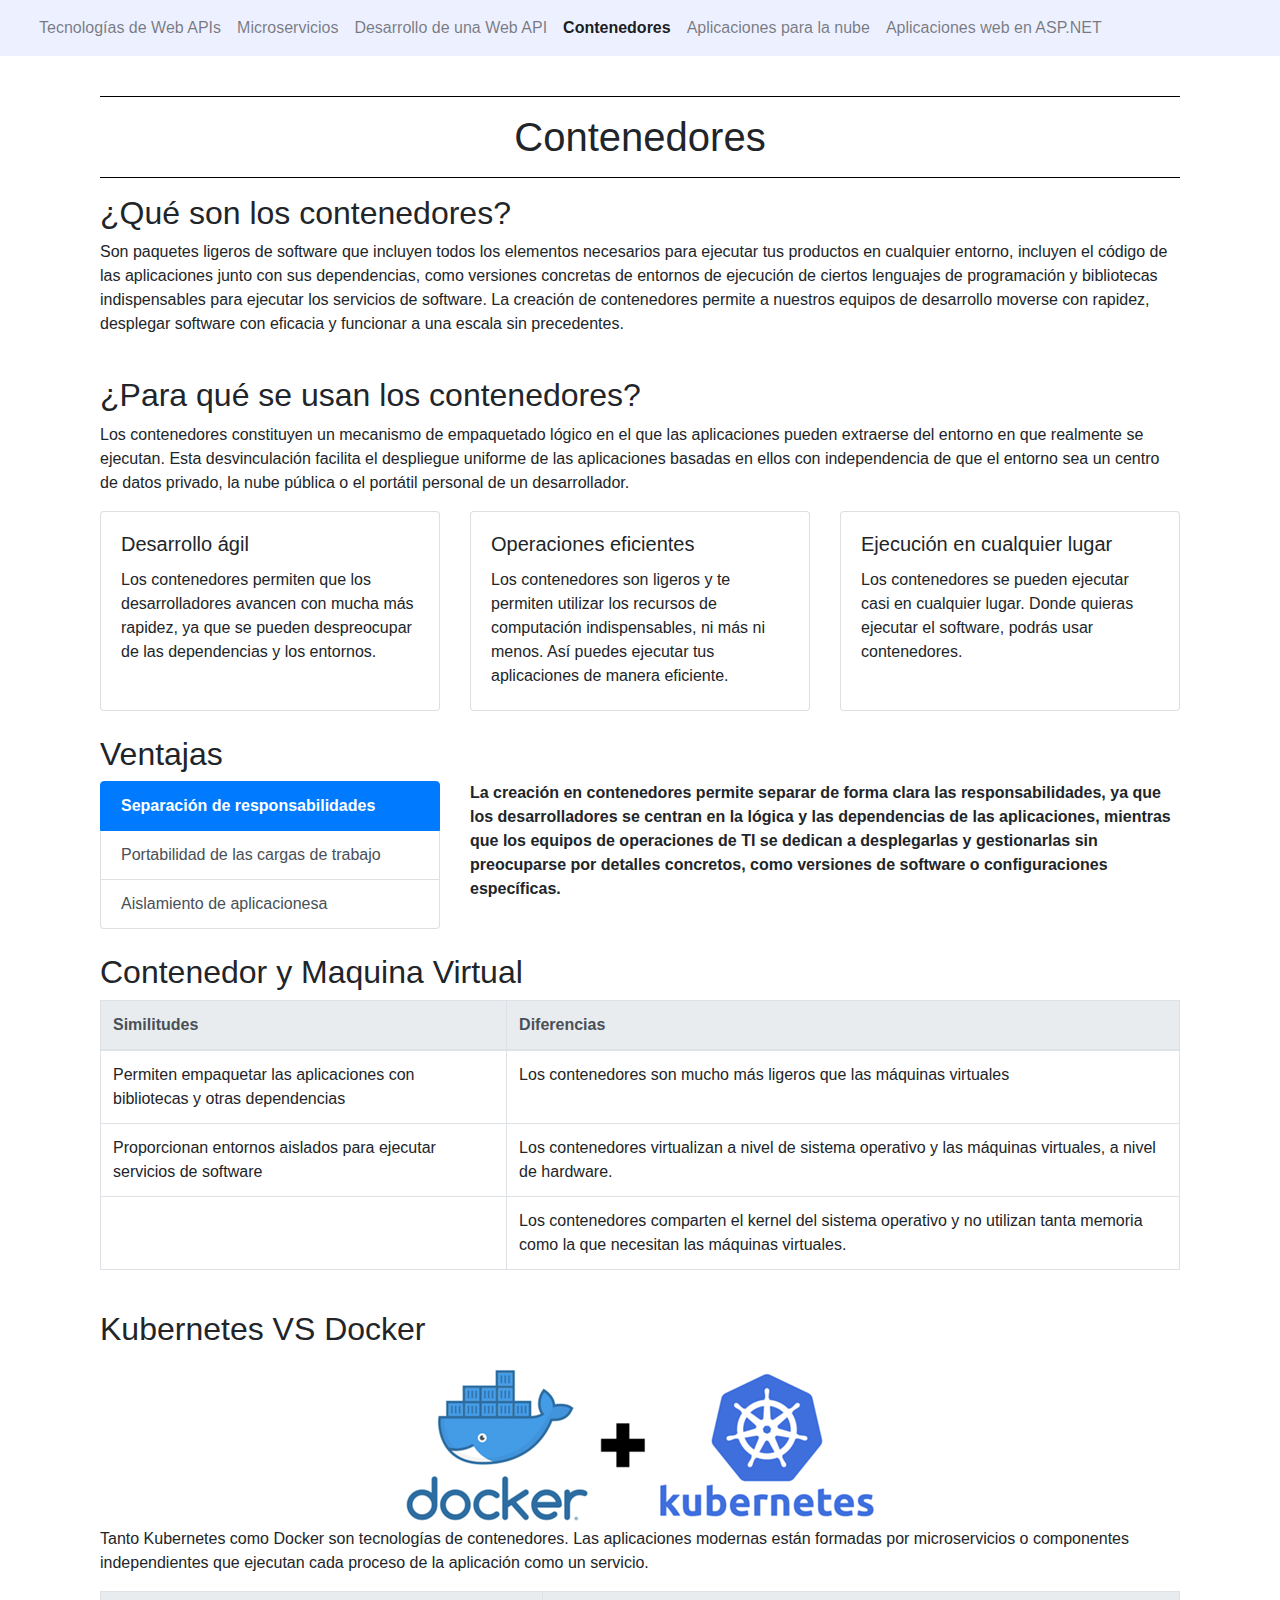
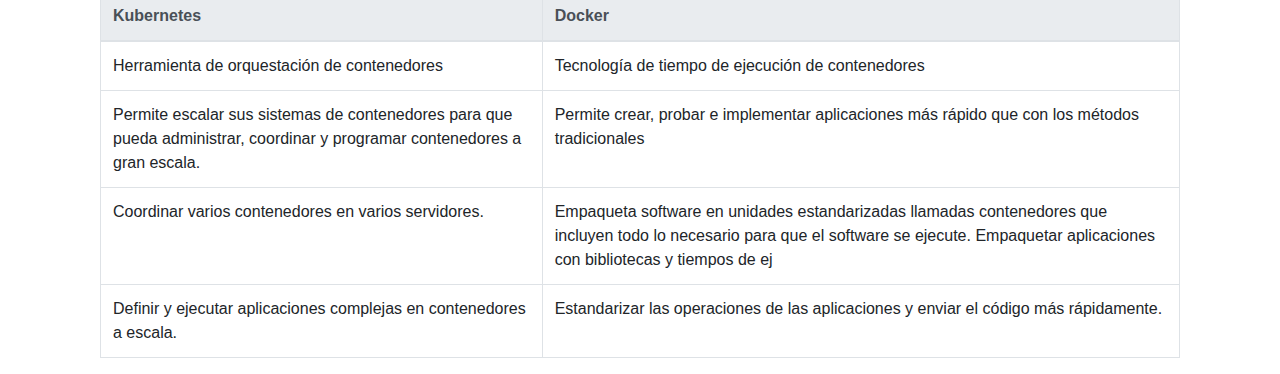
<file: Contenedores.html>
<!DOCTYPE html>
<html lang="en">
<head>
    <meta charset="UTF-8">
    <meta name="viewport" content="width=device-width, initial-scale=1.0">
    <link rel="stylesheet" href="https://cdn.jsdelivr.net/npm/bootstrap@4.3.1/dist/css/bootstrap.min.css" integrity="sha384-ggOyR0iXCbMQv3Xipma34MD+dH/1fQ784/j6cY/iJTQUOhcWr7x9JvoRxT2MZw1T" crossorigin="anonymous">
    <script src="https://code.jquery.com/jquery-3.3.1.slim.min.js" integrity="sha384-q8i/X+965DzO0rT7abK41JStQIAqVgRVzpbzo5smXKp4YfRvH+8abtTE1Pi6jizo" crossorigin="anonymous"></script>
    <script src="https://cdn.jsdelivr.net/npm/popper.js@1.14.7/dist/umd/popper.min.js" integrity="sha384-UO2eT0CpHqdSJQ6hJty5KVphtPhzWj9WO1clHTMGa3JDZwrnQq4sF86dIHNDz0W1" crossorigin="anonymous"></script>
    <script src="https://cdn.jsdelivr.net/npm/bootstrap@4.3.1/dist/js/bootstrap.min.js" integrity="sha384-JjSmVgyd0p3pXB1rRibZUAYoIIy6OrQ6VrjIEaFf/nJGzIxFDsf4x0xIM+B07jRM" crossorigin="anonymous"></script>
    <title>Contenedores</title>
    <link rel="stylesheet" href="css/estilos.css">
</head>
<body>
    <nav class="navbar navbar-expand-lg navbar-light sticky-top">
        <div class="container-fluid">
          <div class="collapse navbar-collapse" id="navbarSupportedContent">
            <ul class="navbar-nav me-auto mb-2 mb-lg-0">
              <li class="nav-item">
                <a class="nav-link" href="index.html">Tecnologías de Web APIs</a>
              </li>
              <li class="nav-item">
                <a class="nav-link" href="microservicios.html">Microservicios </a>
              </li>
              <li class="nav-item">
                <a class="nav-link" href="DesWebAPI.html">Desarrollo de una Web API </a>
              </li>
              <li class="nav-item">
                <a class="nav-link active" aria-current="page" href="Contenedores.html">Contenedores </a>
              </li>
              <li class="nav-item">
                <a class="nav-link" href="AppsNube.html">Aplicaciones para la nube  </a>
              </li>
              <li class="nav-item">
                <a class="nav-link" href="AppsAspNet.html">Aplicaciones web en ASP.NET  </a>
              </li>
            </ul>
          </div>
        </div>
      </nav>

      <div class="body"><br>
        <hr><h1 class="text-center">Contenedores</h1><hr>
        
        <h2>¿Qué son los contenedores?</h2>
        <p>Son paquetes ligeros de software que incluyen todos los elementos 
          necesarios para ejecutar tus productos en cualquier entorno, incluyen el 
          código de las aplicaciones junto con sus dependencias, como versiones 
          concretas de entornos de ejecución de ciertos lenguajes de programación y 
          bibliotecas indispensables para ejecutar los servicios de software. La 
          creación de contenedores permite a nuestros equipos de desarrollo moverse 
          con rapidez, desplegar software con eficacia y funcionar a una escala sin 
          precedentes.</p>


        <br><h2>¿Para qué se usan los contenedores?</h2>
        <p>Los contenedores constituyen un mecanismo de empaquetado lógico en el que las aplicaciones pueden extraerse del entorno en que realmente se ejecutan. Esta desvinculación facilita el despliegue uniforme de las aplicaciones basadas en ellos con independencia de que el entorno sea un centro de datos privado, la nube pública o el portátil personal de un desarrollador.</p>
        <div class="row">
          <div class="col-sm-4">
            <div class="card c2">
              <div class="card-body">
                  <h5 class="card-title">Desarrollo ágil</h5>
                  <p class="card-text">Los contenedores permiten que los desarrolladores avancen con mucha más rapidez, ya que se pueden despreocupar de las dependencias y los entornos.</p>
              </div>
            </div>
          </div>
          <div class="col-sm-4">
            <div class="card c2">
              <div class="card-body">
                <h5 class="card-title">Operaciones eficientes</h5>
                <p class="card-text">Los contenedores son ligeros y te permiten utilizar los recursos de computación indispensables, ni más ni menos. Así puedes ejecutar tus aplicaciones de manera eficiente.</p>
  
              </div>
            </div>
          </div>
          <div class="col-sm-4">
              <div class="card c2">
                <div class="card-body">
                  <h5 class="card-title">Ejecución en cualquier lugar</h5>
                  <p class="card-text">Los contenedores se pueden ejecutar casi en cualquier lugar. Donde quieras ejecutar el software, podrás usar contenedores.</p>
              </div>
              </div>
          </div>
      </div>

      <br><h2>Ventajas</h2>
      <div class="row">
        <div class="col-4">
          <div class="list-group" id="list-tab" role="tablist">
            <a class="list-group-item list-group-item-action active" id="list-home-list" data-toggle="list" href="#list-home" role="tab" aria-controls="home">Separación de responsabilidades</a>
            <a class="list-group-item list-group-item-action" id="list-profile-list" data-toggle="list" href="#list-profile" role="tab" aria-controls="profile">Portabilidad de las cargas de trabajo</a>
            <a class="list-group-item list-group-item-action" id="list-messages-list" data-toggle="list" href="#list-messages" role="tab" aria-controls="messages">Aislamiento de aplicacionesa</a>
          </div>
        </div>
        <div class="col-8">
          <div class="tab-content" id="nav-tabContent">
            <div class="tab-pane fade show active" id="list-home" role="tabpanel" aria-labelledby="list-home-list">La creación en contenedores permite separar de forma clara las responsabilidades, ya que los desarrolladores se centran en la lógica y las dependencias de las aplicaciones, mientras que los equipos de operaciones de TI se dedican a desplegarlas y gestionarlas sin preocuparse por detalles concretos, como versiones de software o configuraciones específicas.</div>
            <div class="tab-pane fade" id="list-profile" role="tabpanel" aria-labelledby="list-profile-list">Como los contenedores se pueden ejecutar casi en cualquier lugar, resulta facilísimo desarrollarlos y desplegarlos en sistemas operativos Linux, Windows y Mac; en máquinas virtuales o servidores físicos; en equipos de desarrolladores o centros de datos on‑premise; y, por supuesto, en la nube pública.</div>
            <div class="tab-pane fade" id="list-messages" role="tabpanel" aria-labelledby="list-messages-list">Los contenedores virtualizan los recursos de CPU, memoria, almacenamiento y red a nivel de sistema operativo, lo que proporciona a los desarrolladores una vista del sistema operativo aislado lógicamente de las demás aplicaciones.</div>
          </div>
        </div>
      </div>

      <br><h2>Contenedor y Maquina Virtual</h2>
      <table class="table table-bordered">
        <thead class="thead-light">
          <tr>
            <th scope="col">Similitudes</th>
            <th scope="col">Diferencias</th>
          </tr>
        </thead>
        <tbody>
          <tr>
            <td>Permiten empaquetar las aplicaciones con bibliotecas y otras dependencias</td>
            <td>Los contenedores son mucho más ligeros que las máquinas virtuales</td>
          </tr>
          <tr>
            <td>Proporcionan entornos aislados para ejecutar servicios de software</td>
            <td>Los contenedores virtualizan a nivel de sistema operativo y las máquinas virtuales, a nivel de hardware.</td>
          </tr>
          <tr>
            <td></td>
            <td>Los contenedores comparten el kernel del sistema operativo y no utilizan tanta memoria como la que necesitan las máquinas virtuales.</td>
          </tr>
        </tbody>
      </table>

      <br><h2>Kubernetes VS Docker</h2>
      <div class="text-center"><img src="img/dockerKubernetes.png" alt=""></div>
      <p>Tanto Kubernetes como Docker son tecnologías de contenedores. Las aplicaciones modernas están formadas por microservicios o componentes independientes que ejecutan cada proceso de la aplicación como un servicio. </p>
        <table class="table table-bordered">
          <thead class="thead-light">
            <tr>
              <th scope="col">Kubernetes</th>
              <th scope="col">Docker</th>
            </tr>
          </thead>
          <tbody>
            <tr>
              <td>Herramienta de orquestación de contenedores </td>
              <td>Tecnología de tiempo de ejecución de contenedores</td>
            </tr>
            <tr>
              <td>Permite escalar sus sistemas de contenedores para que pueda administrar, coordinar y programar contenedores a gran escala.</td>
              <td>Permite crear, probar e implementar aplicaciones más rápido que con los métodos tradicionales</td>
            </tr>
            <tr>
              <td>Coordinar varios contenedores en varios servidores.</td>
              <td>Empaqueta software en unidades estandarizadas llamadas contenedores que incluyen todo lo necesario para que el software se ejecute.
              Empaquetar aplicaciones con bibliotecas y tiempos de ej</td>
            </tr>
            <tr>
              <td>Definir y ejecutar aplicaciones complejas en contenedores a escala.</td>
              <td>Estandarizar las operaciones de las aplicaciones y enviar el código más rápidamente.</td>
            </tr>
          </tbody>
        </table>
      </div>

</body>
</html>
</file>
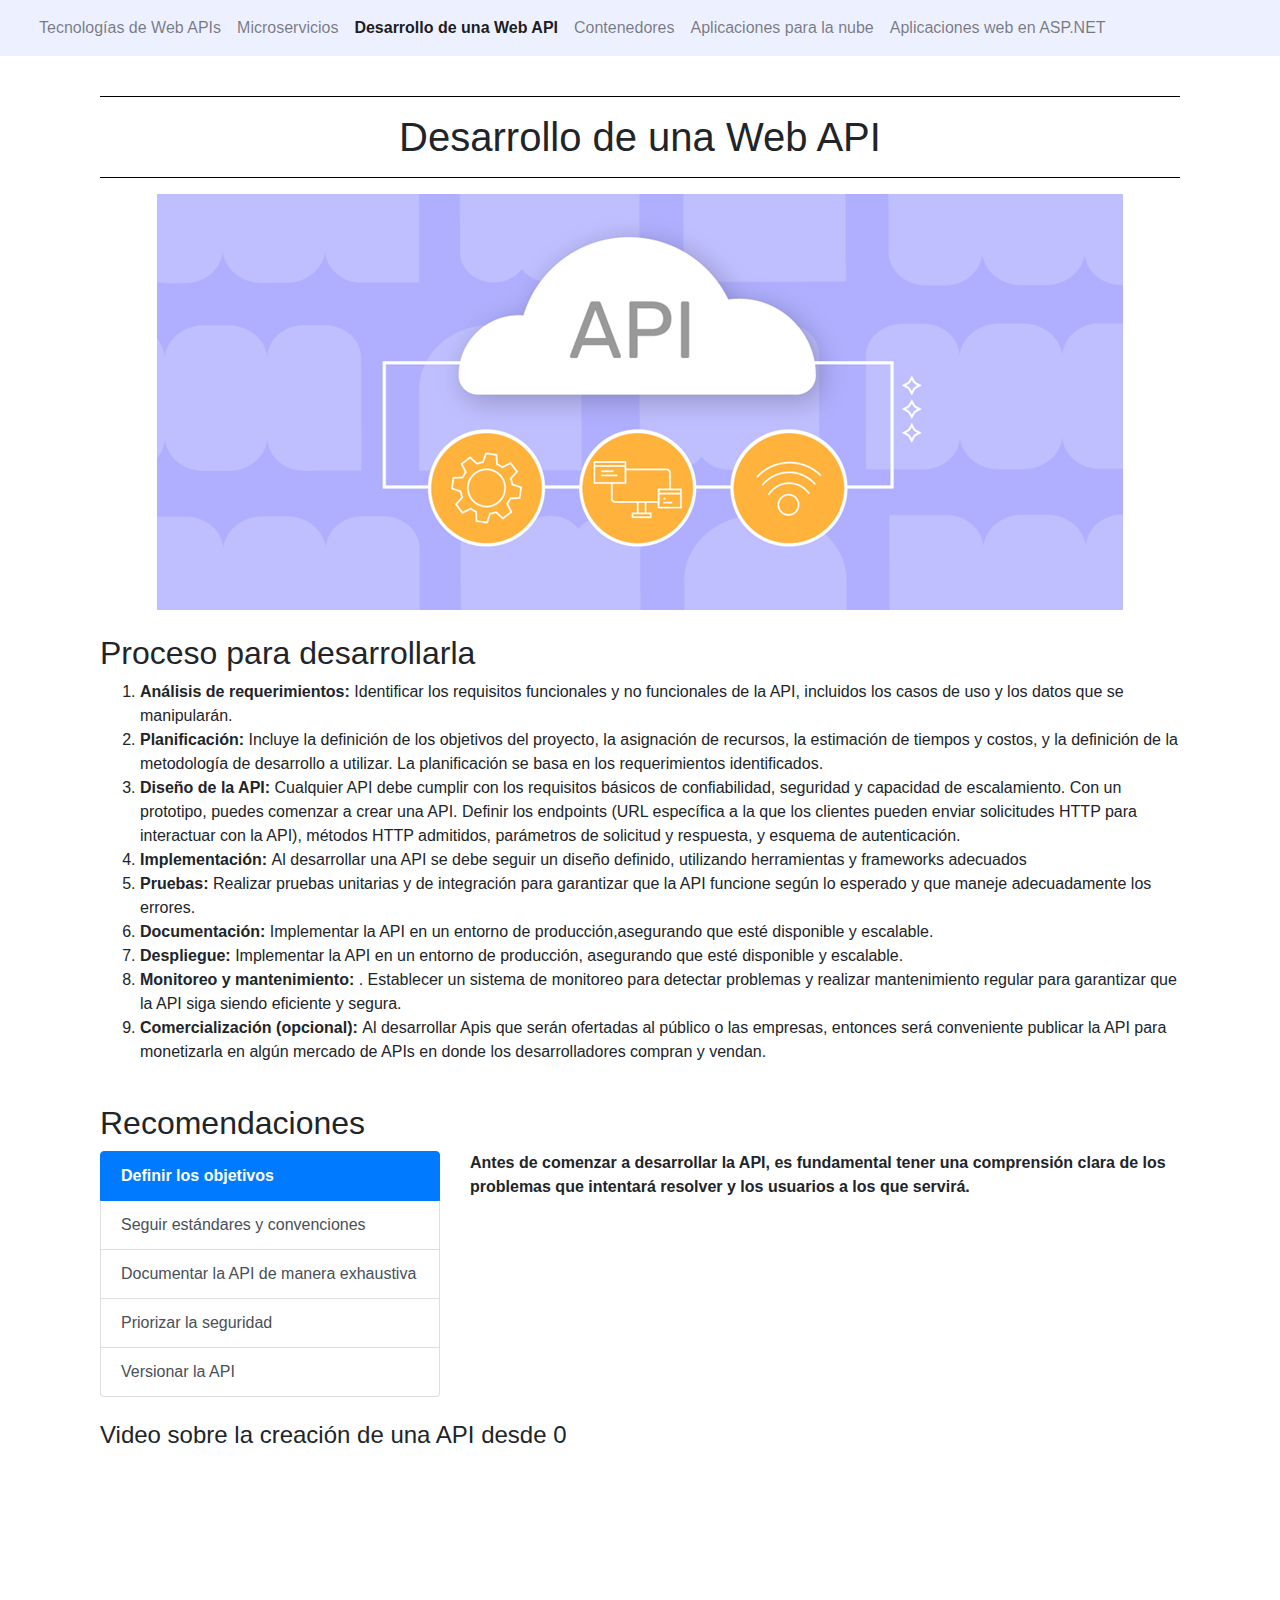
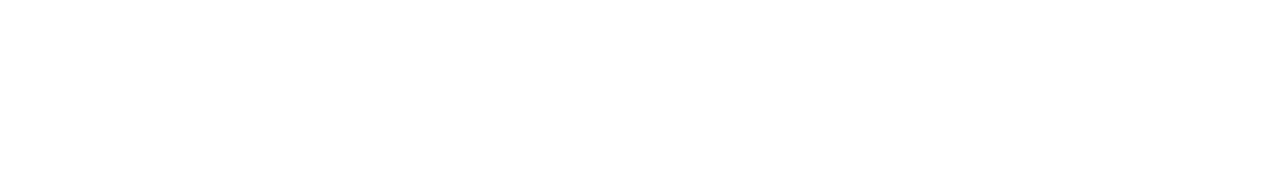
<file: DesWebAPI.html>
<!DOCTYPE html>
<html lang="en">
<head>
    <meta charset="UTF-8">
    <meta name="viewport" content="width=device-width, initial-scale=1.0">
    <link rel="stylesheet" href="https://cdn.jsdelivr.net/npm/bootstrap@4.3.1/dist/css/bootstrap.min.css" integrity="sha384-ggOyR0iXCbMQv3Xipma34MD+dH/1fQ784/j6cY/iJTQUOhcWr7x9JvoRxT2MZw1T" crossorigin="anonymous">
    <script src="https://code.jquery.com/jquery-3.3.1.slim.min.js" integrity="sha384-q8i/X+965DzO0rT7abK41JStQIAqVgRVzpbzo5smXKp4YfRvH+8abtTE1Pi6jizo" crossorigin="anonymous"></script>
    <script src="https://cdn.jsdelivr.net/npm/popper.js@1.14.7/dist/umd/popper.min.js" integrity="sha384-UO2eT0CpHqdSJQ6hJty5KVphtPhzWj9WO1clHTMGa3JDZwrnQq4sF86dIHNDz0W1" crossorigin="anonymous"></script>
    <script src="https://cdn.jsdelivr.net/npm/bootstrap@4.3.1/dist/js/bootstrap.min.js" integrity="sha384-JjSmVgyd0p3pXB1rRibZUAYoIIy6OrQ6VrjIEaFf/nJGzIxFDsf4x0xIM+B07jRM" crossorigin="anonymous"></script>
    <title>Desarrollo de una Web API</title>
    <link rel="stylesheet" href="css/estilos.css">
</head>
<body>
    <nav class="navbar navbar-expand-lg navbar-light sticky-top">
        <div class="container-fluid">
          <div class="collapse navbar-collapse" id="navbarSupportedContent">
            <ul class="navbar-nav me-auto mb-2 mb-lg-0">
              <li class="nav-item">
                <a class="nav-link" href="index.html">Tecnologías de Web APIs</a>
              </li>
              <li class="nav-item">
                <a class="nav-link" href="microservicios.html">Microservicios </a>
              </li>
              <li class="nav-item">
                <a class="nav-link active" aria-current="page"  href="DesWebAPI.html">Desarrollo de una Web API </a>
              </li>
              <li class="nav-item">
                <a class="nav-link" href="Contenedores.html">Contenedores </a>
              </li>
              <li class="nav-item">
                <a class="nav-link" href="AppsNube.html">Aplicaciones para la nube  </a>
              </li>
              <li class="nav-item">
                <a class="nav-link" href="AppsAspNet.html">Aplicaciones web en ASP.NET  </a>
              </li>
            </ul>
          </div>
        </div>
      </nav>
      <div class="body"><br>
          <hr><h1 class="text-center">Desarrollo de una Web API</h1><hr>
          <div class="text-center"><img src="img/desAPI.png" alt="API"></div>
          
          <br><h2>Proceso para desarrollarla</h2>
          <ol>
            <li><b>Análisis de requerimientos: </b>Identificar los requisitos funcionales y no funcionales de la API, incluidos los casos de uso y los datos que se manipularán.</li>
            <li><b>Planificación: </b>Incluye la definición de los objetivos del proyecto, la asignación de recursos, la estimación de tiempos y costos, y la definición de la metodología de desarrollo a utilizar. La planificación se basa en los requerimientos identificados.</li>
            <li><b>Diseño de la API: </b>Cualquier API debe cumplir con los requisitos básicos de confiabilidad, seguridad y capacidad de escalamiento. Con un prototipo, puedes comenzar a crear una API. Definir los endpoints (URL específica a la que los clientes pueden enviar solicitudes HTTP para interactuar con la API), métodos HTTP admitidos, parámetros de solicitud y respuesta, y esquema de autenticación.</li>
            <li><b>Implementación: </b>Al desarrollar una API se debe seguir un diseño definido, utilizando herramientas y frameworks adecuados</li>
            <li><b>Pruebas: </b>Realizar pruebas unitarias y de integración para garantizar que la API funcione según lo esperado y que maneje adecuadamente los errores.</li>
            <li><b>Documentación: </b>Implementar la API en un entorno de producción,asegurando que esté disponible y escalable.</li>
            <li><b>Despliegue: </b>Implementar la API en un entorno de producción, asegurando que esté disponible y escalable.</li>
            <li><b>Monitoreo y mantenimiento: </b>. Establecer un sistema de monitoreo para detectar problemas y realizar mantenimiento regular para garantizar que la API siga siendo eficiente y segura.</li>
            <li><b>Comercialización (opcional): </b>Al desarrollar Apis que serán ofertadas al público o las empresas, entonces será conveniente publicar la API para monetizarla en algún mercado de APIs en donde los desarrolladores compran y vendan.</li>
          </ol>

        <br><h2>Recomendaciones</h2>
        <div class="row">
          <div class="col-4">
            <div class="list-group" id="list-tab" role="tablist">
              <a class="list-group-item list-group-item-action active" id="list-home-list" data-toggle="list" href="#list-home" role="tab" aria-controls="home">Definir los objetivos</a>
              <a class="list-group-item list-group-item-action" id="list-profile-list" data-toggle="list" href="#list-profile" role="tab" aria-controls="profile">Seguir estándares y convenciones</a>
              <a class="list-group-item list-group-item-action" id="list-messages-list" data-toggle="list" href="#list-messages" role="tab" aria-controls="messages">Documentar la API de manera exhaustiva</a>
              <a class="list-group-item list-group-item-action" id="list-settings-list" data-toggle="list" href="#list-settings" role="tab" aria-controls="settings">Priorizar la seguridad</a>
              <a class="list-group-item list-group-item-action" id="list-settings-list" data-toggle="list" href="#list-vers" role="tab" aria-controls="settings">Versionar la API</a>
            </div>
          </div>
          <div class="col-8">
            <div class="tab-content" id="nav-tabContent">
              <div class="tab-pane fade show active" id="list-home" role="tabpanel" aria-labelledby="list-home-list">Antes de comenzar a desarrollar la API, es fundamental tener una comprensión clara de los problemas que intentará resolver y los usuarios a los que servirá.</div>
              <div class="tab-pane fade" id="list-profile" role="tabpanel" aria-labelledby="list-profile-list">Es importante seguir los estándares y convenciones de la industria al desarrollar una API web. Esto facilita la comprensión y el uso de la API por parte de otros desarrolladores.</div>
              <div class="tab-pane fade" id="list-messages" role="tabpanel" aria-labelledby="list-messages-list">La documentación clara y completa de la API es esencial para que otros desarrolladores puedan entender cómo usarla correctamente</div>
              <div class="tab-pane fade" id="list-settings" role="tabpanel" aria-labelledby="list-settings-list">La seguridad es un aspecto crucial en el desarrollo de las APIs web, se deben implementar medidas de seguridad como autenticación y autorización para proteger la API de accesos no autorizados.</div>
              <div class="tab-pane fade" id="list-vers" role="tabpanel" aria-labelledby="list-settings-list">A medida que la API evoluciona, es importante mantener la compatibilidad hacia atrás, versionar la API permite introducir cambios sin afectar a los usuarios existentes.</div>
            </div>
          </div>
        </div>
        
        <br><h4>Video sobre la creación de una API desde 0</h4>
        <div class="text-center"><iframe width="560" height="315" src="https://www.youtube.com/embed/Z5YQc7FhXyU?si=bhX0ngT3Kt21fGHA" title="YouTube video player" frameborder="0" allow="accelerometer; autoplay; clipboard-write; encrypted-media; gyroscope; picture-in-picture; web-share" referrerpolicy="strict-origin-when-cross-origin" allowfullscreen></iframe></div>
      </div>

</body>
</html>
</file>
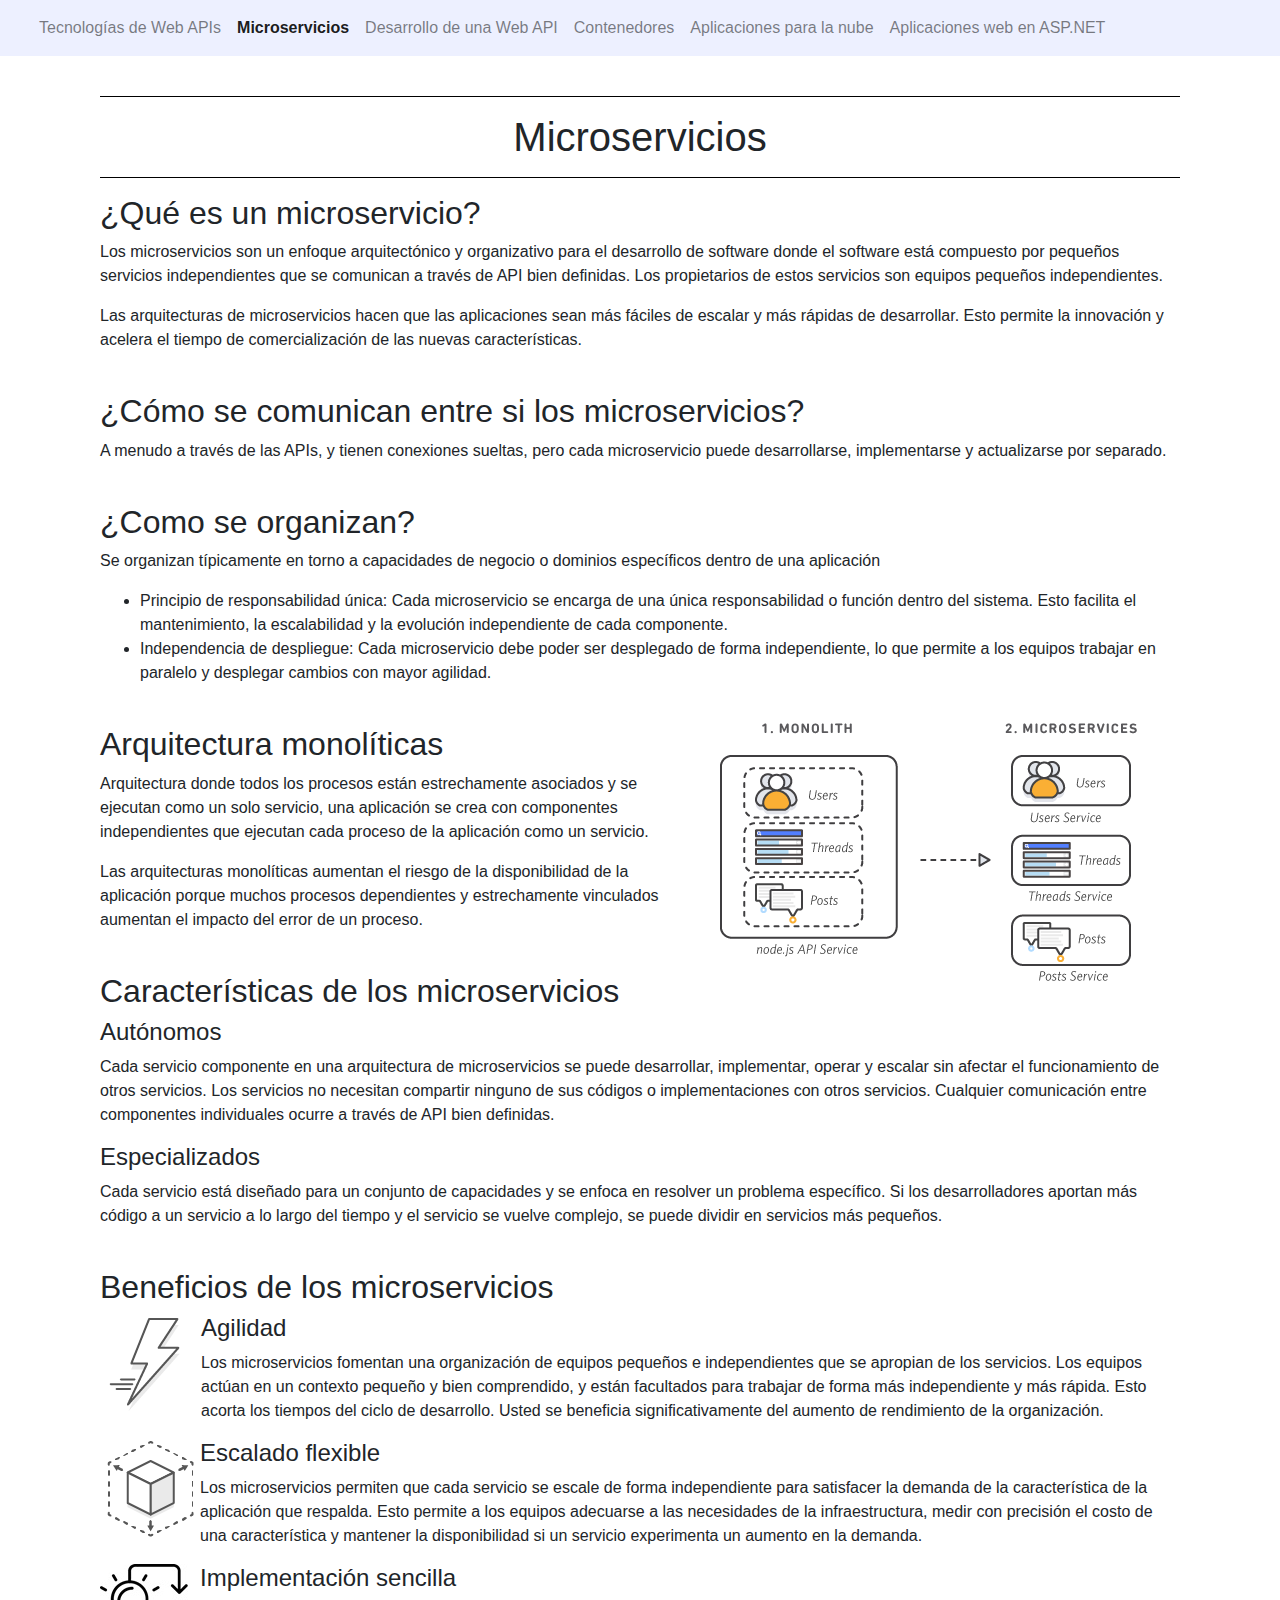
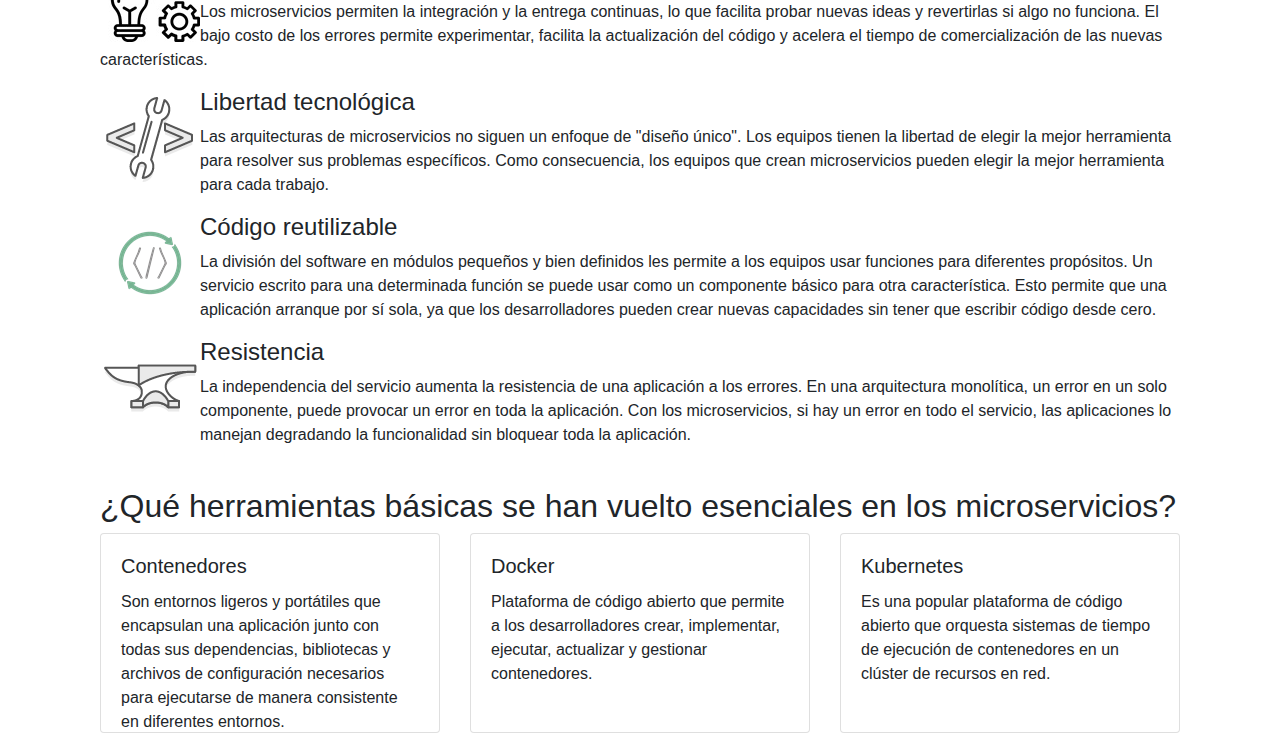
<file: microservicios.html>
<!DOCTYPE html>
<html lang="en">
<head>
    <meta charset="UTF-8">
    <meta name="viewport" content="width=device-width, initial-scale=1.0">
    <link rel="stylesheet" href="https://cdn.jsdelivr.net/npm/bootstrap@4.3.1/dist/css/bootstrap.min.css" integrity="sha384-ggOyR0iXCbMQv3Xipma34MD+dH/1fQ784/j6cY/iJTQUOhcWr7x9JvoRxT2MZw1T" crossorigin="anonymous">
    <title>Microservicios</title>
    <link rel="stylesheet" href="css/estilos.css">
</head>
<body>
    <nav class="navbar navbar-expand-lg navbar-light sticky-top">
        <div class="container-fluid">
          <div class="collapse navbar-collapse" id="navbarSupportedContent">
            <ul class="navbar-nav me-auto mb-2 mb-lg-0">
              <li class="nav-item">
                <a class="nav-link"  href="index.html">Tecnologías de Web APIs</a>
              </li>
              <li class="nav-item">
                <a class="nav-link active" aria-current="page" href="microservicios.html">Microservicios </a>
              </li>
              <li class="nav-item">
                <a class="nav-link" href="DesWebAPI.html">Desarrollo de una Web API </a>
              </li>
              <li class="nav-item">
                <a class="nav-link" href="Contenedores.html">Contenedores </a>
              </li>
              <li class="nav-item">
                <a class="nav-link" href="AppsNube.html">Aplicaciones para la nube  </a>
              </li>
              <li class="nav-item">
                <a class="nav-link" href="AppsAspNet.html">Aplicaciones web en ASP.NET  </a>
              </li>
            </ul>
          </div>
        </div>
      </nav>
      <div class="body"><br>
        <hr><h1 class="text-center">Microservicios</h1><hr>
        <h2>¿Qué es un microservicio?</h2>
        <p>Los microservicios son un enfoque arquitectónico y organizativo para el desarrollo de software donde el software está compuesto por pequeños servicios independientes que se comunican a través de API bien definidas. Los propietarios de estos servicios son equipos pequeños independientes.</p>
        <p>Las arquitecturas de microservicios hacen que las aplicaciones sean más fáciles de escalar y más rápidas de desarrollar. Esto permite la innovación y acelera el tiempo de comercialización de las nuevas características.</p>

        <br><h2>¿Cómo se comunican entre si los microservicios?</h2>
        <p>A menudo a través de las APIs, y tienen conexiones sueltas, pero cada microservicio puede desarrollarse, implementarse y actualizarse por separado.</p>

        <br><h2>¿Como se organizan?</h2>
        <p>Se organizan típicamente en torno a capacidades de negocio o dominios 
            específicos dentro de una aplicación</p>
        <ul>
            <li>Principio de responsabilidad única: Cada microservicio se encarga de una única responsabilidad o función dentro del sistema. Esto facilita el mantenimiento, la escalabilidad y la evolución independiente de cada componente.</li>
            <li>Independencia de despliegue: Cada microservicio debe poder ser desplegado de forma independiente, lo que permite a los equipos trabajar en paralelo y desplegar cambios con mayor agilidad.</li>
        </ul>

        <img src="img/monolitica.png" class="rounded float-right" alt="arquitectura monolitica">
        <br><h2>Arquitectura monolíticas</h2>
        <p>Arquitectura donde todos los procesos están estrechamente asociados y se ejecutan como un solo servicio, una aplicación se crea con componentes independientes que ejecutan cada proceso de la aplicación como un servicio.</p>
        <p>Las arquitecturas monolíticas aumentan el riesgo de la disponibilidad de la aplicación porque muchos procesos dependientes y estrechamente vinculados aumentan el impacto del error de un proceso.</p>

        <br><h2>Características de los microservicios</h2>
        <h4>Autónomos</h4>
        <p>Cada servicio componente en una arquitectura de microservicios se puede desarrollar, implementar, operar y escalar sin afectar el funcionamiento de otros servicios. Los servicios no necesitan compartir ninguno de sus códigos o implementaciones con otros servicios. Cualquier comunicación entre componentes individuales ocurre a través de API bien definidas.</p>
        <h4>Especializados</h4>
        <p>Cada servicio está diseñado para un conjunto de capacidades y se enfoca en resolver un problema específico. Si los desarrolladores aportan más código a un servicio a lo largo del tiempo y el servicio se vuelve complejo, se puede dividir en servicios más pequeños.</p>

        <br><h2>Beneficios de los microservicios</h2>
        <img src="img/agilidad.png" alt="Agilidad" class="rounded float-left">
        <h4>Agilidad</h4>
        <p>Los microservicios fomentan una organización de equipos pequeños e independientes que se apropian de los servicios. Los equipos actúan en un contexto pequeño y bien comprendido, y están facultados para trabajar de forma más independiente y más rápida. Esto acorta los tiempos del ciclo de desarrollo. Usted se beneficia significativamente del aumento de rendimiento de la organización.</p>

        <img src="img/EscaladoFlexible.png" alt="Escalado flexible" class="rounded float-left">
        <h4>Escalado flexible</h4>
        <p>Los microservicios permiten que cada servicio se escale de forma independiente para satisfacer la demanda de la característica de la aplicación que respalda. Esto permite a los equipos adecuarse a las necesidades de la infraestructura, medir con precisión el costo de una característica y mantener la disponibilidad si un servicio experimenta un aumento en la demanda.</p>

        <img src="img/Implemetacion.png" alt="Implementación sencilla" class="rounded float-left">
        <h4>Implementación sencilla</h4>
        <p>Los microservicios permiten la integración y la entrega continuas, lo que facilita probar nuevas ideas y revertirlas si algo no funciona. El bajo costo de los errores permite experimentar, facilita la actualización del código y acelera el tiempo de comercialización de las nuevas características.</p>

        <img src="img/LibertadTecnológica.png" alt="Libertad tecnológica" class="rounded float-left">
        <h4>Libertad tecnológica</h4>
        <p>Las arquitecturas de microservicios no siguen un enfoque de "diseño único". Los equipos tienen la libertad de elegir la mejor herramienta para resolver sus problemas específicos. Como consecuencia, los equipos que crean microservicios pueden elegir la mejor herramienta para cada trabajo.</p>

        <img src="img/CodigoReutilizable.png" alt="Código reutilizable" class="rounded float-left">
        <h4>Código reutilizable</h4>
        <p>La división del software en módulos pequeños y bien definidos les permite a los equipos usar funciones para diferentes propósitos. Un servicio escrito para una determinada función se puede usar como un componente básico para otra característica. Esto permite que una aplicación arranque por sí sola, ya que los desarrolladores pueden crear nuevas capacidades sin tener que escribir código desde cero.</p>

        <img src="img/resistente.png" alt="Resistencia" class="rounded float-left">
        <h4>Resistencia</h4>
        <p>La independencia del servicio aumenta la resistencia de una aplicación a los errores. En una arquitectura monolítica, un error en un solo componente, puede provocar un error en toda la aplicación. Con los microservicios, si hay un error en todo el servicio, las aplicaciones lo manejan degradando la funcionalidad sin bloquear toda la aplicación.</p>

        <br><h2>¿Qué herramientas básicas se han vuelto esenciales en los microservicios?</h2>
        <div class="row">
            <div class="col-sm-4">
              <div class="card c2">
                <div class="card-body">
                    <h5 class="card-title">Contenedores</h5>
                    <p class="card-text">Son entornos ligeros y portátiles que encapsulan una aplicación junto con todas sus dependencias, bibliotecas y archivos de configuración necesarios para ejecutarse de manera consistente en diferentes entornos.</p>
                </div>
              </div>
            </div>
            <div class="col-sm-4">
              <div class="card c2">
                <div class="card-body">
                  <h5 class="card-title">Docker </h5>
                  <p class="card-text">Plataforma de código abierto que permite a los desarrolladores 
                    crear, implementar, ejecutar, actualizar y gestionar contenedores.</p>
    
                </div>
              </div>
            </div>
            <div class="col-sm-4">
                <div class="card c2">
                  <div class="card-body">
                    <h5 class="card-title">Kubernetes</h5>
                    <p class="card-text">Es una popular plataforma de código abierto que orquesta sistemas de tiempo de ejecución de contenedores en un clúster de recursos en red.</p>
                </div>
                </div>
            </div>
        
    </div>

</body>
</html>
</file>
<file: css/estilos.css>
.body{
    margin-right: 100px;
    margin-left: 100px;
}
nav{
    background-color: #EDF0FF;
    
}
a.nav-link:hover{
    text-decoration: underline overline dotted #C0C8EB  .3em;
}

.active{
    font-weight: bold;
}

hr {
    border-color: black;
}
.c1{
    height: 350px;
}

.c2{
    height: 200px;
}

.c3{
    height: 280px;
}
</file>
